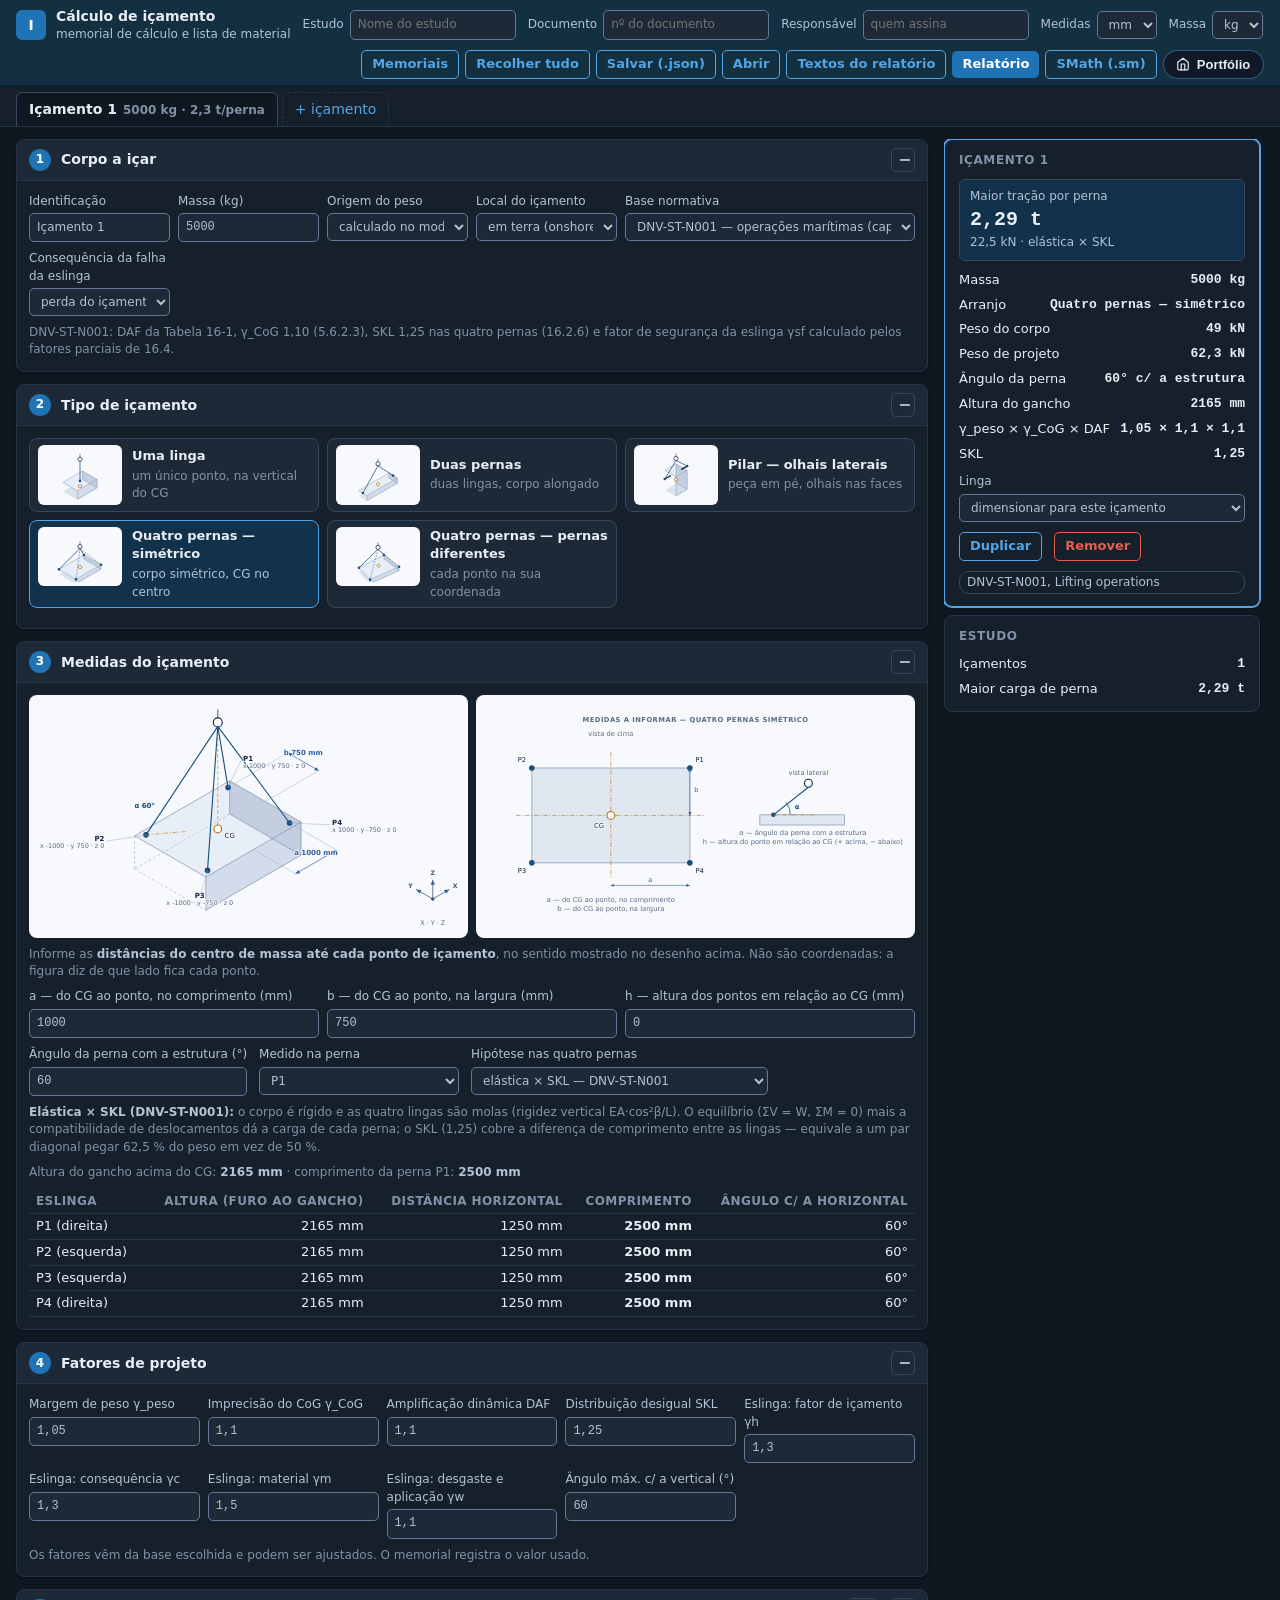
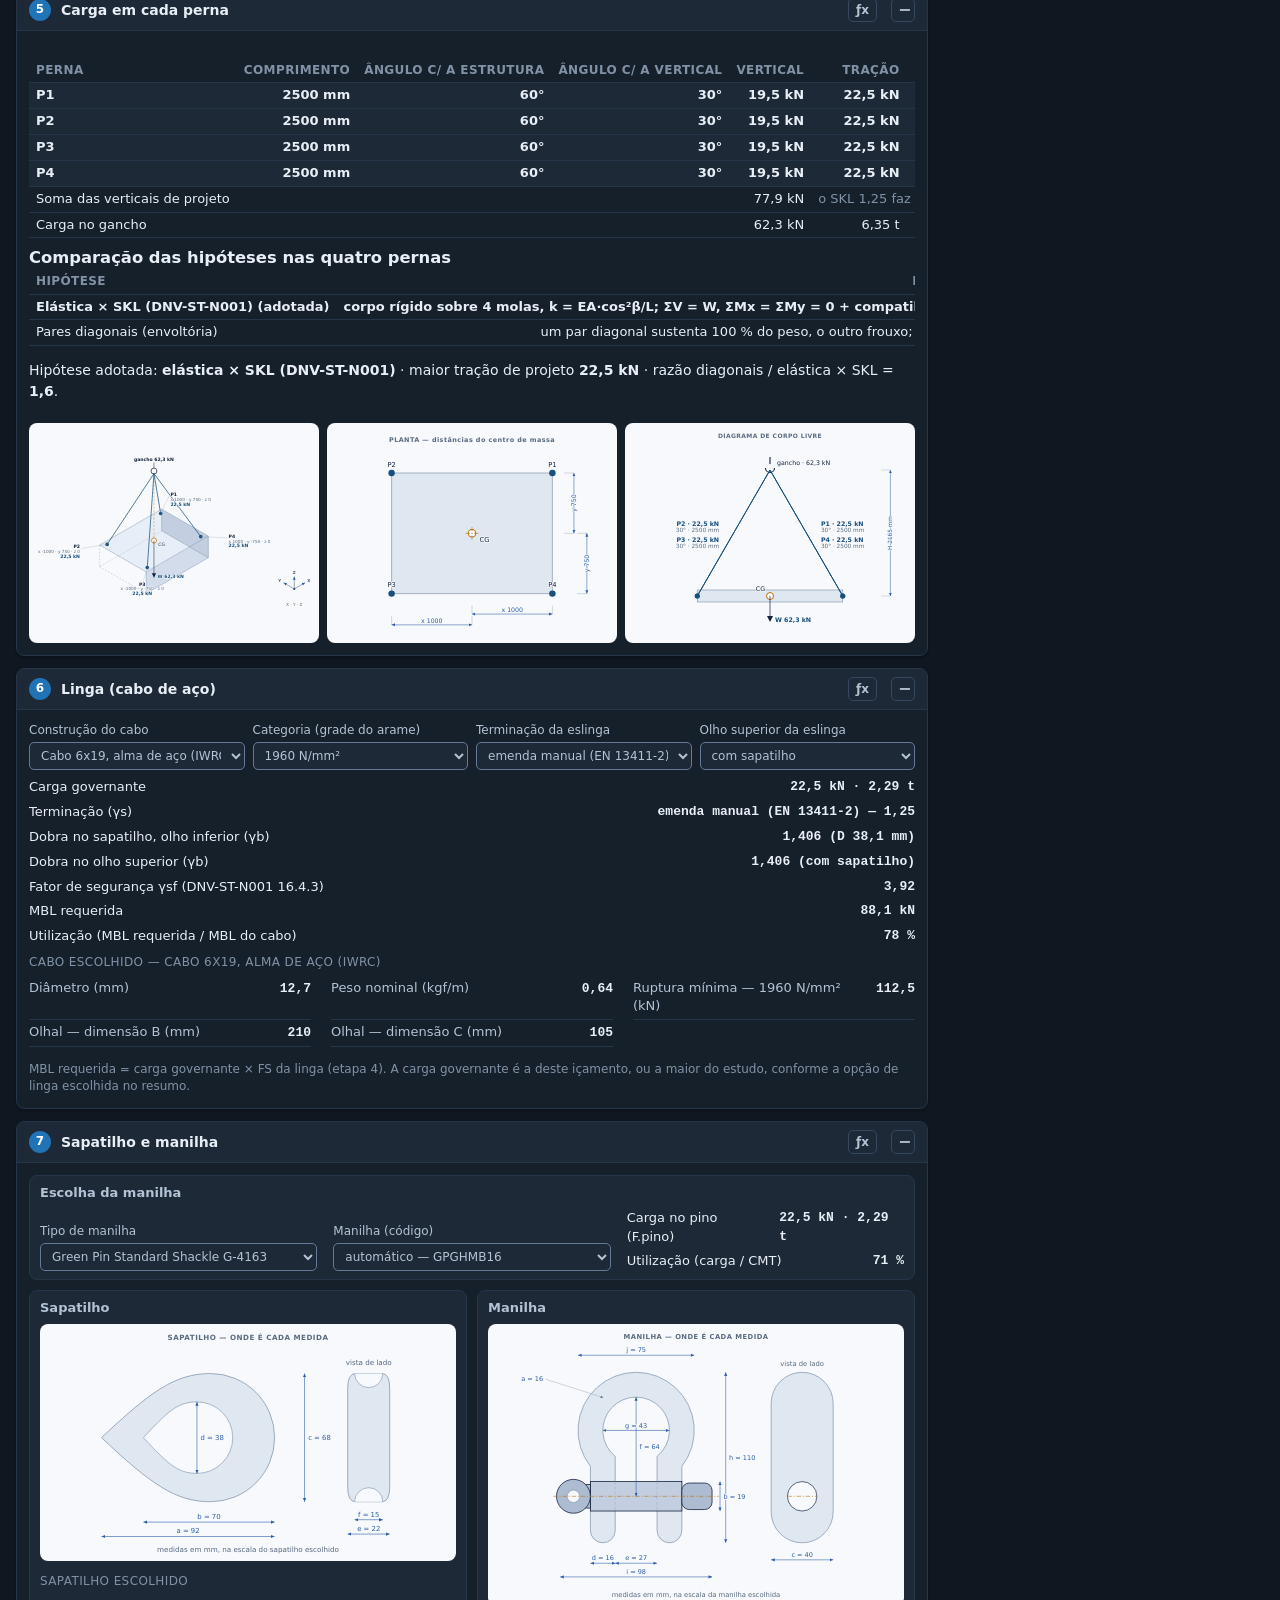
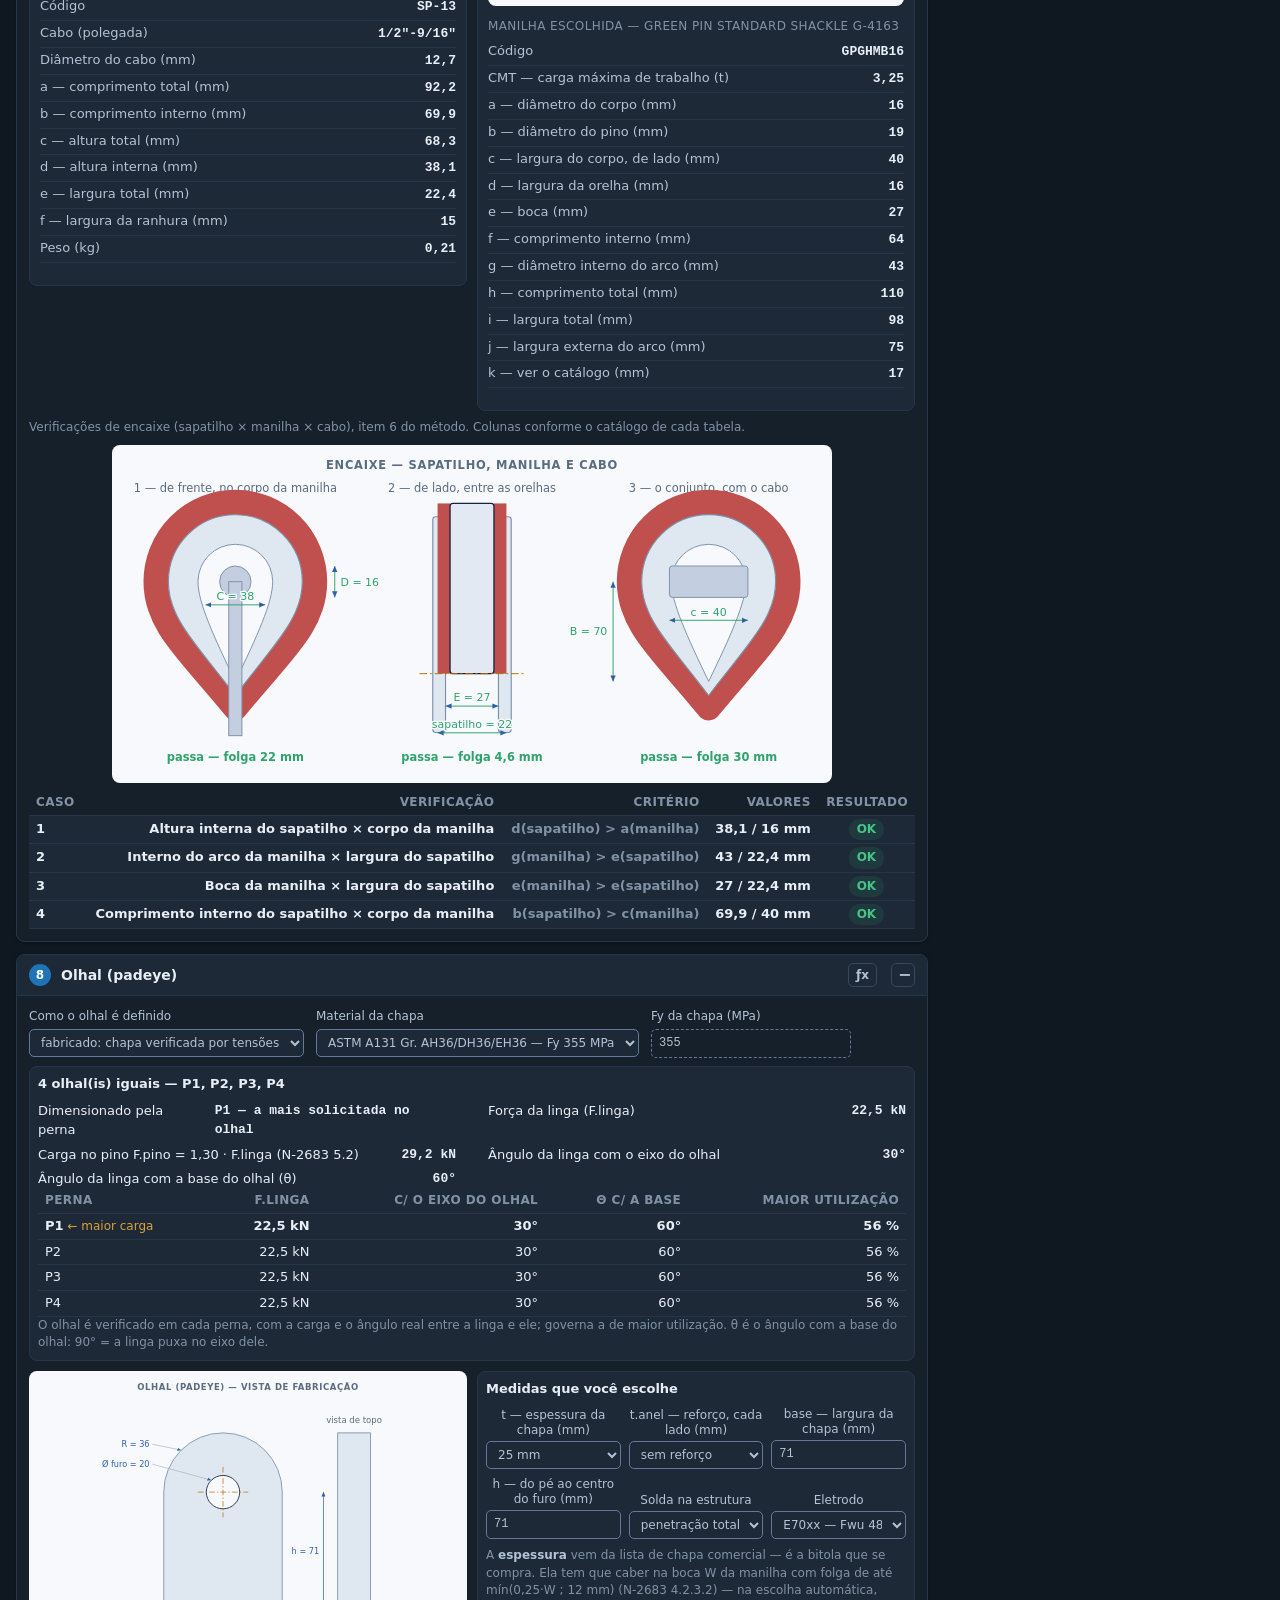
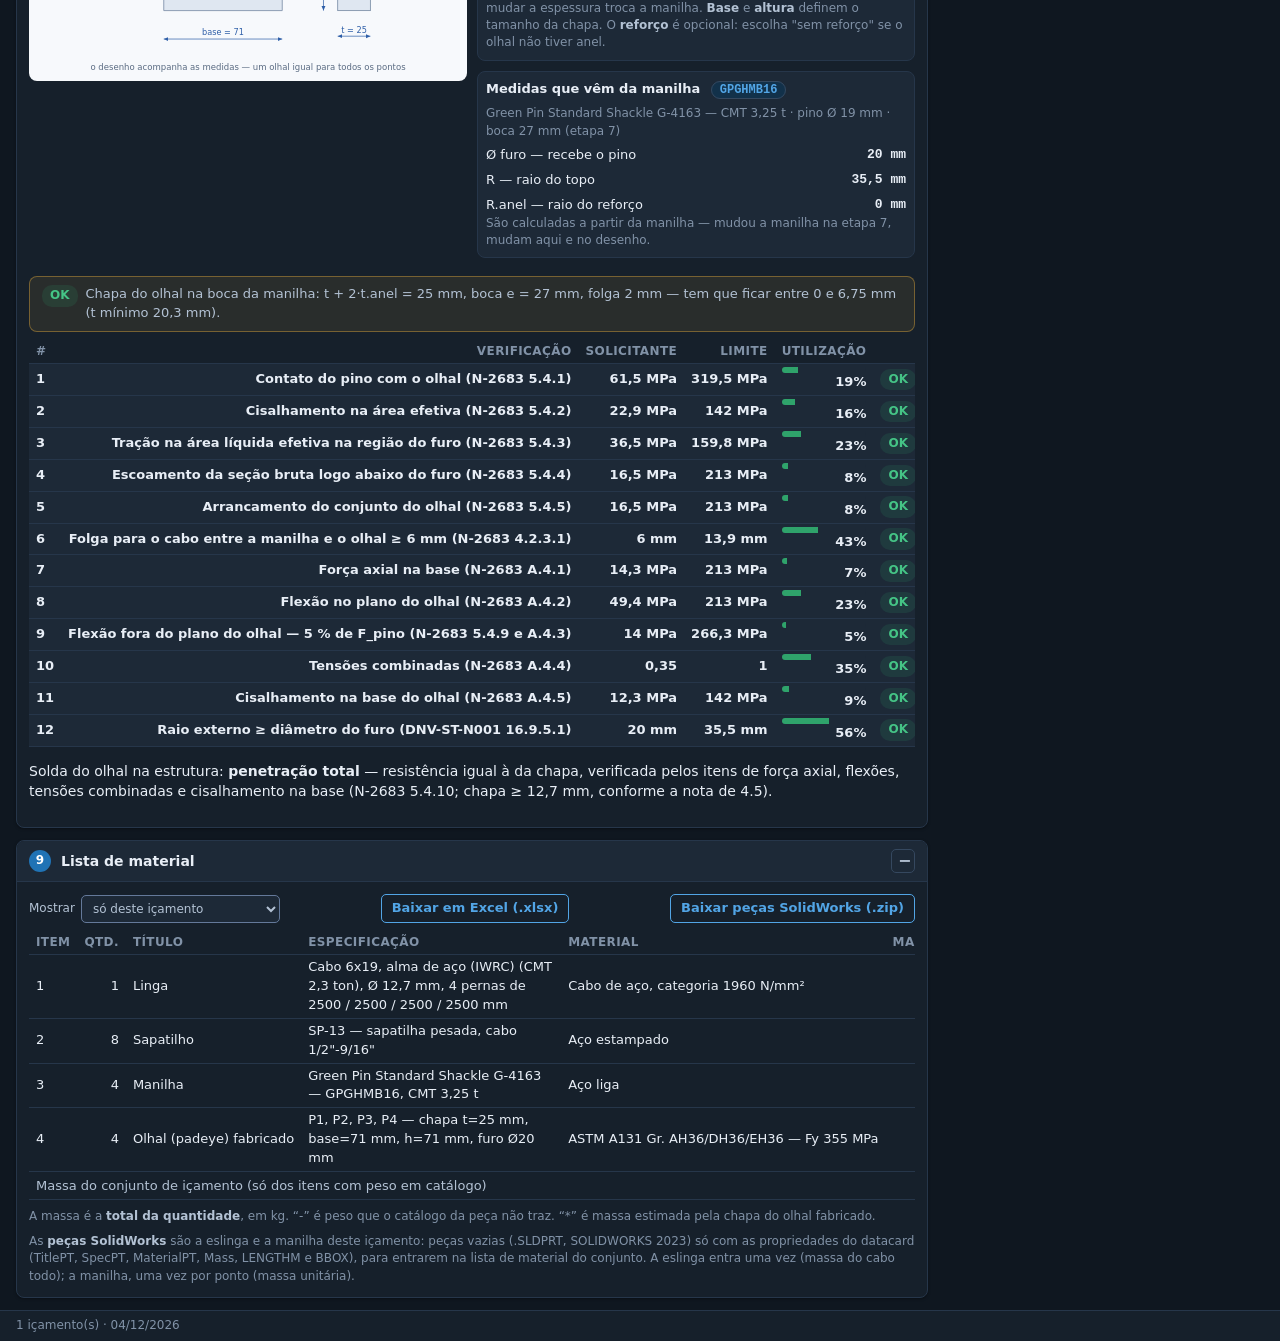
<file: index.html>
<!doctype html>
<html lang="pt-BR">
<head>
  <meta charset="utf-8">
  <title>Cálculo de içamento</title>
  <!-- A página mora em site/. Este arquivo existe só para a URL publicada ser a raiz do
       repositório, sem o /site no fim. -->
  <meta http-equiv="refresh" content="0; url=site/">
  <link rel="canonical" href="site/">
  <style>
    body { margin: 0; display: grid; place-items: center; min-height: 100vh;
           font: 15px/1.5 "Segoe UI", system-ui, sans-serif;
           background: #0f1720; color: #e8eef6; }
    a { color: #2f8fd6; }
  </style>
</head>
<body>
  <p>Abrindo o <a href="site/">cálculo de içamento</a>…</p>
  <script>location.replace("site/");</script>
<!-- === Botao de volta ao portfolio - cole antes de </body> === -->
<a id="mr-portfolio-btn" href="https://matheusmerlim1.github.io/" target="_blank" rel="noopener"
   aria-label="Abrir o portf&oacute;lio de Matheus Raposo" title="Ver todos os meus projetos">
  <svg width="14" height="14" viewBox="0 0 24 24" fill="none" stroke="currentColor"
       stroke-width="2" stroke-linecap="round" stroke-linejoin="round" aria-hidden="true">
    <path d="M3 9l9-7 9 7v11a2 2 0 0 1-2 2H5a2 2 0 0 1-2-2z"/><path d="M9 22V12h6v10"/>
  </svg>
  <span>Portf&oacute;lio</span>
</a>
<style>
#mr-portfolio-btn {
  position: fixed; top: 12px; right: 12px; z-index: 20;
  display: inline-flex; align-items: center; gap: .4rem;
  padding: .42rem .8rem; border-radius: 999px;
  font: 600 13px/1 -apple-system, BlinkMacSystemFont, 'Segoe UI', Roboto, sans-serif;
  color: #e8edf5; text-decoration: none; white-space: nowrap;
  background: rgba(18,24,38,.92);
  border: 1px solid rgba(88,166,255,.45);
  box-shadow: 0 2px 12px rgba(0,0,0,.35);
  -webkit-backdrop-filter: blur(6px); backdrop-filter: blur(6px);
  transition: transform .15s, border-color .15s, background .15s;
}
#mr-portfolio-btn:hover {
  transform: translateY(-1px); color: #fff; text-decoration: none;
  background: rgba(24,32,50,.96); border-color: #58a6ff;
}
#mr-portfolio-btn:focus-visible { outline: 2px solid #58a6ff; outline-offset: 2px; }
@media (max-width: 520px) {
  #mr-portfolio-btn { padding: .45rem; }
  #mr-portfolio-btn span { display: none; }
}
@media print { #mr-portfolio-btn { display: none; } }
</style>
<!-- O script de auto-ajuste do bloco padrão foi retirado de propósito: ele serve para
     páginas onde o botão flutua no canto e precisa abrir espaço. Aqui o botão entra na barra
     de ações (site/js/ui/app.js, botaoNaBarra), então não há o que empurrar — e o script
     empurrava a própria barra, deixando uma faixa vazia à direita. -->
<!-- === fim do botao === -->
</body>
</html>
</file>
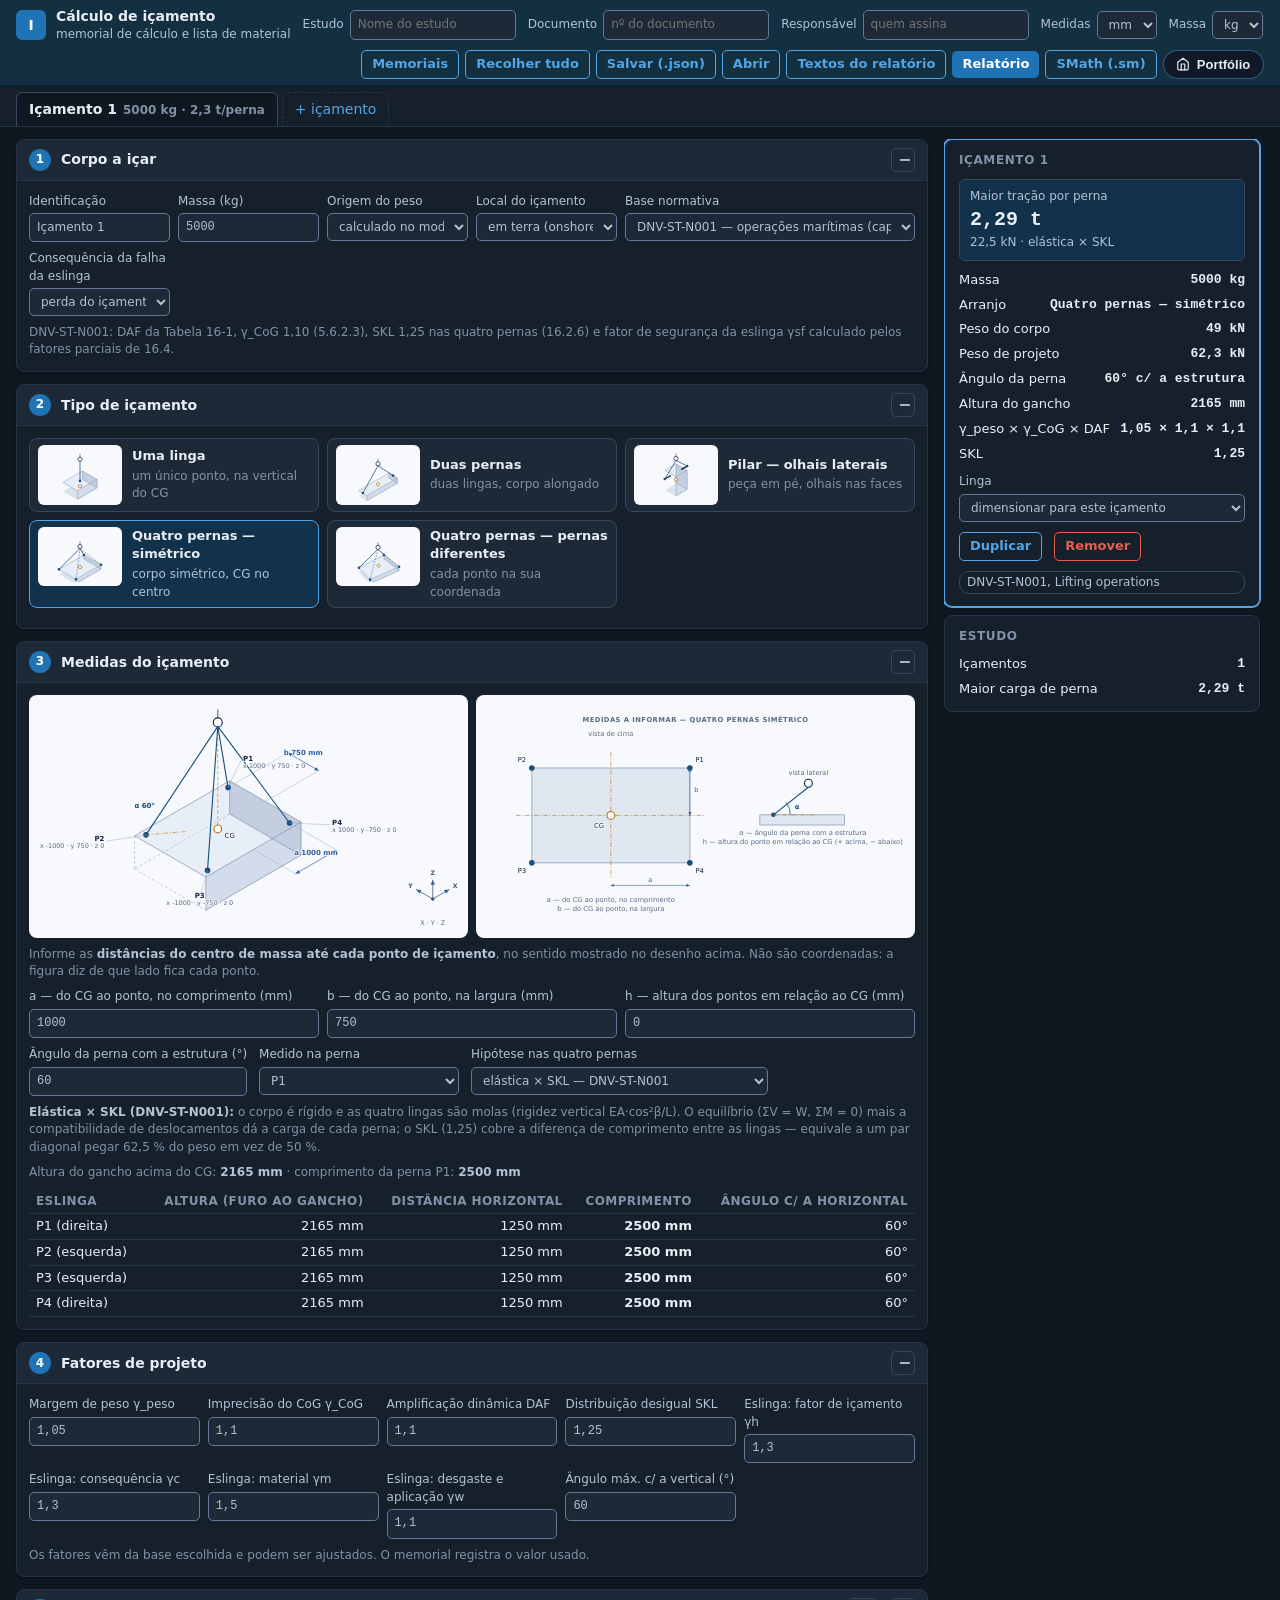
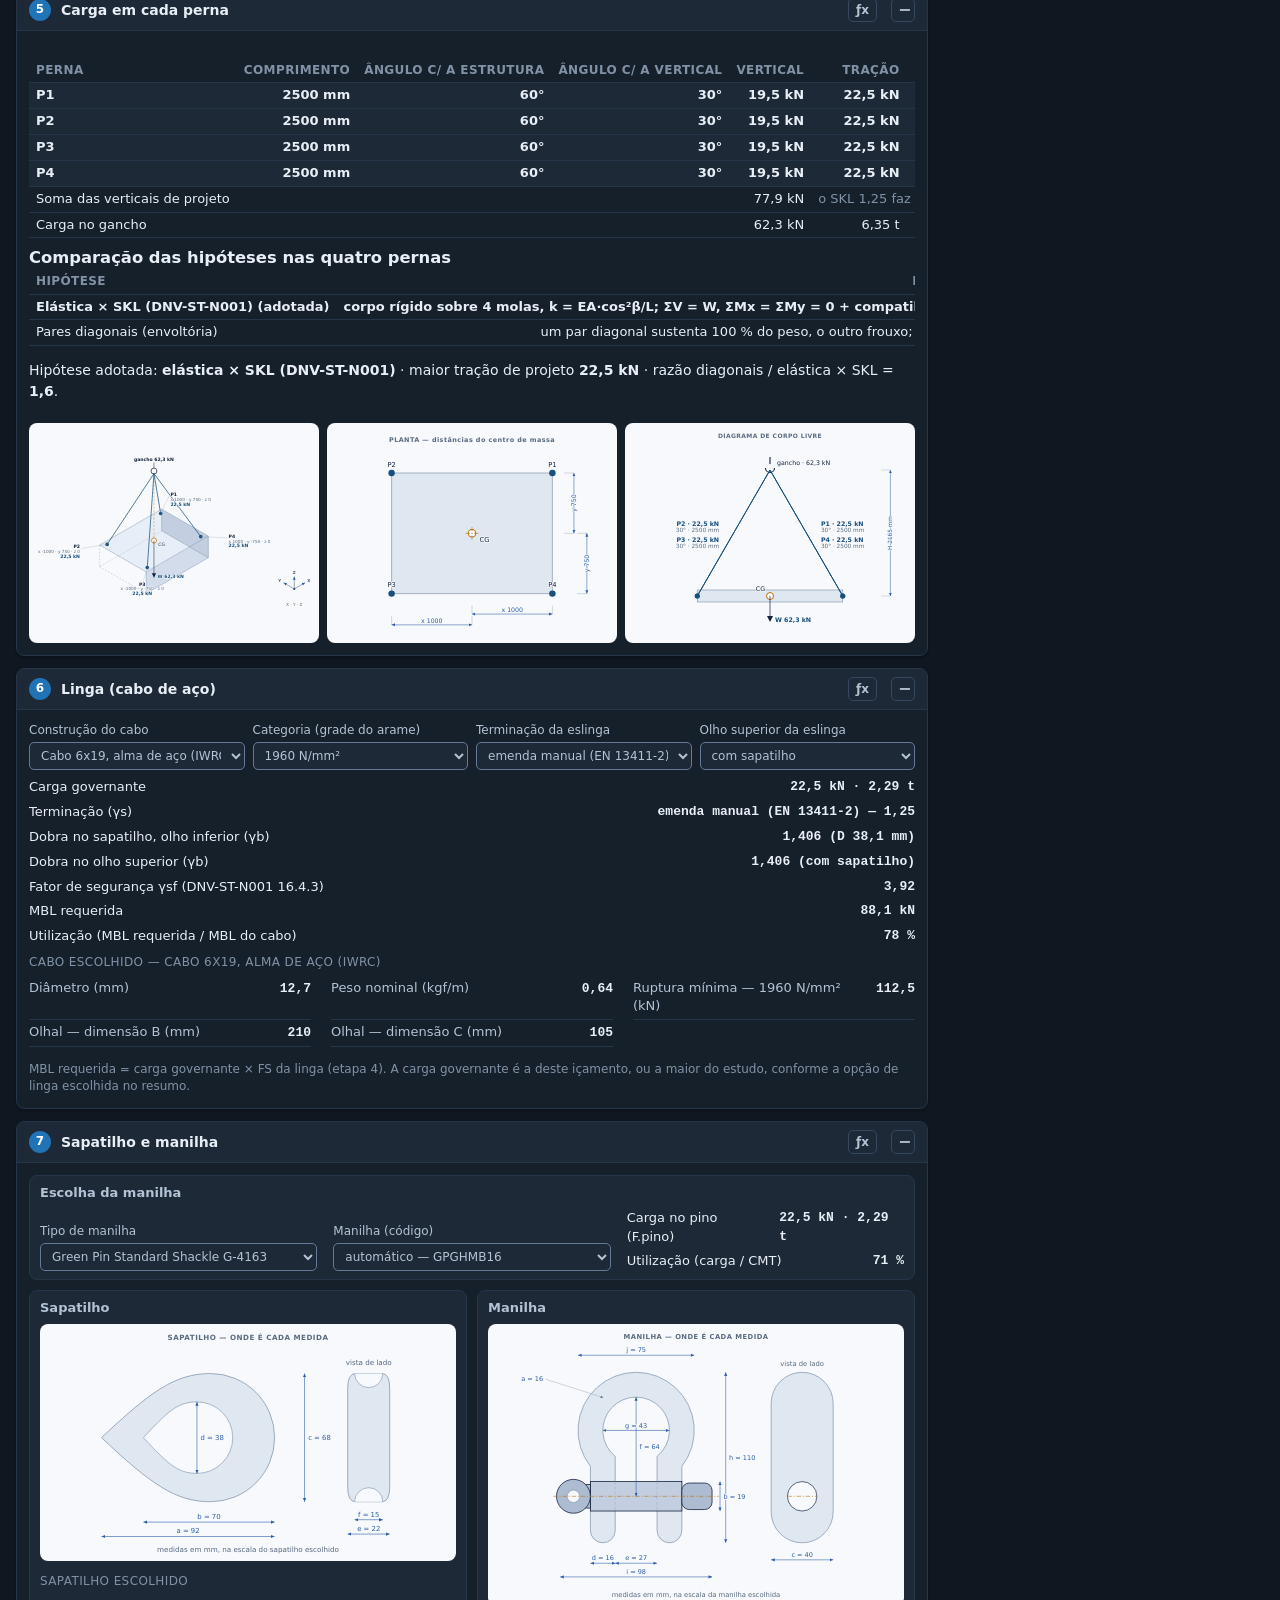
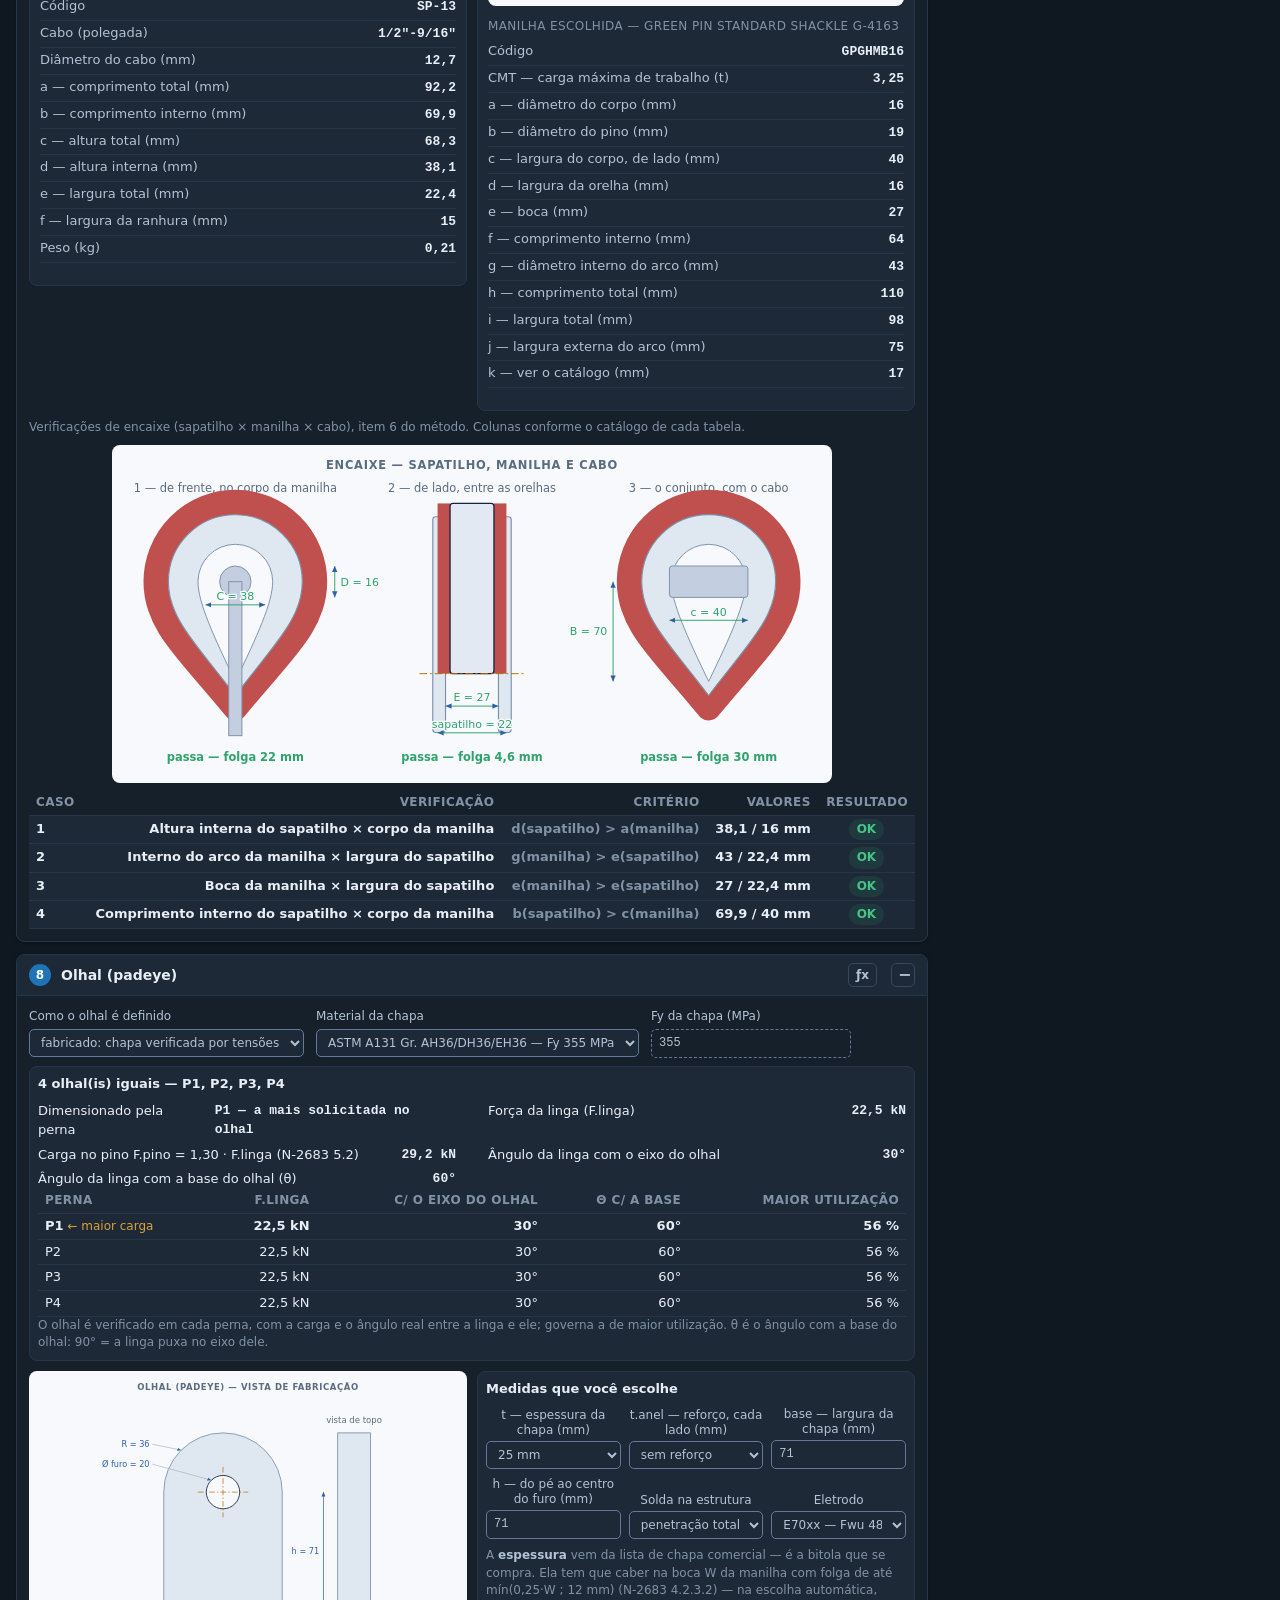
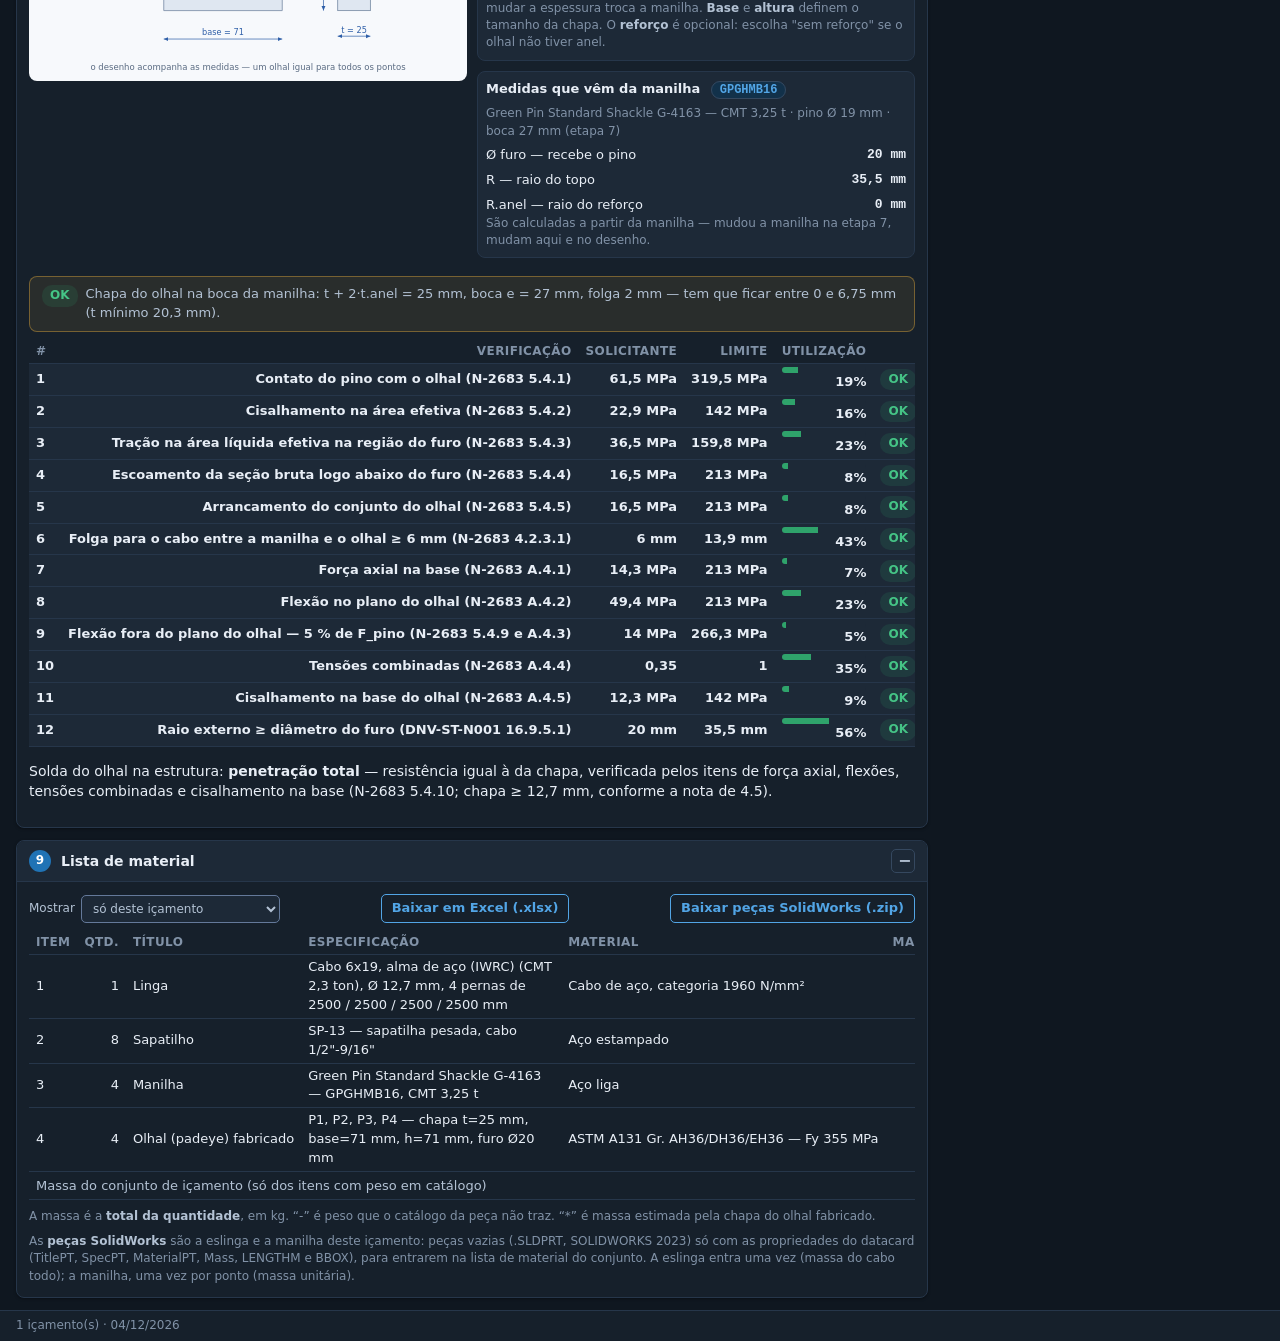
<file: site/index.html>
<!doctype html>
<html lang="pt-BR">
<head>
  <meta charset="utf-8">
  <meta name="viewport" content="width=device-width, initial-scale=1">
  <title>Cálculo de içamento</title>
  <!-- ?v= muda a cada versão: sem isso o navegador segue com o app.js antigo do cache -->
  <link rel="stylesheet" href="css/base.css?v=20261029a">
  <link rel="stylesheet" href="css/app.css?v=20261029a">
  <link rel="stylesheet" href="css/desenho.css?v=20261029a">
</head>
<body>
  <a class="pular" href="#conteudo">Pular para o conteúdo</a>

  <!-- ===================================================== cabeçalho -->
  <header class="topo">
    <div class="topo__marca">
      <span class="topo__logo" aria-hidden="true">I</span>
      <div>
        <h1 class="topo__nome">Cálculo de içamento</h1>
        <div class="topo__sub" id="topo-sub">memorial de cálculo e lista de material</div>
      </div>
    </div>

    <label class="campo campo--inline">
      <span>Estudo</span>
      <input id="est-nome" placeholder="Nome do estudo">
    </label>
    <label class="campo campo--inline">
      <span>Documento</span>
      <input id="est-doc" placeholder="nº do documento">
    </label>
    <label class="campo campo--inline">
      <span>Responsável</span>
      <input id="est-resp" placeholder="quem assina">
    </label>

    <label class="campo campo--inline"><span>Medidas</span>
      <select id="un-comp"><option value="mm">mm</option><option value="m">m</option></select></label>
    <label class="campo campo--inline"><span>Massa</span>
      <select id="un-massa"><option value="kg">kg</option><option value="t">t</option><option value="N">N</option></select></label>

    <div class="topo__acoes">
      <button type="button" class="bt bt--fantasma" id="bt-memorial" title="Mostrar ou ocultar os memoriais de cálculo (no relatório impresso eles saem sempre)">Memoriais</button>
      <button type="button" class="bt bt--fantasma" id="bt-dobrar-tudo" title="Recolher ou abrir todas as caixas">Recolher tudo</button>
      <button type="button" class="bt bt--fantasma" id="bt-salvar">Salvar (.json)</button>
      <button type="button" class="bt bt--fantasma" id="bt-abrir">Abrir</button>
      <button type="button" class="bt bt--fantasma" id="bt-textos" title="Introdução, objetivo, local, guindaste e referências do relatório">Textos do relatório</button>
      <button type="button" class="bt" id="bt-relatorio">Relatório</button>
      <button type="button" class="bt bt--fantasma" id="bt-smath" title="Memorial no SMath Studio: contas nas áreas recolhidas, resultados fora delas">SMath (.sm)</button>
    </div>
  </header>

  <!-- ===================================================== içamentos -->
  <nav class="abas" id="abas" aria-label="Içamentos do estudo"></nav>

  <!-- só aparece no papel: identificação do documento -->
  <section class="capa" id="capa" aria-hidden="true"></section>

  <main class="folha" id="conteudo" tabindex="-1">
    <!-- coluna das etapas -->
    <div class="etapas" id="etapas">

      <section class="etapa" data-etapa="1">
        <h2><span class="etapa__n">1</span> Corpo a içar<button type="button" class="etapa__dobra" data-dobra aria-expanded="true" title="Recolher esta caixa">−</button></h2>
        <div class="etapa__corpo grade">
          <label class="campo"><span>Identificação</span><input id="ic-nome" placeholder="ex.: Skid de bombas"></label>
          <label class="campo"><span id="rot-massa">Massa (kg)</span><input type="text" inputmode="decimal" id="ic-massa"></label>
          <label class="campo"><span>Origem do peso</span>
            <select id="ic-origem">
              <option value="pesado">pesado em balança</option>
              <option value="calculado" selected>calculado no modelo</option>
              <option value="estimado">estimado</option>
            </select></label>
          <label class="campo"><span>Local do içamento</span>
            <select id="ic-local">
              <option value="offshore">offshore</option>
              <option value="inshore">abrigado (inshore)</option>
              <option value="onshore" selected>em terra (onshore)</option>
            </select></label>
          <label class="campo campo--2"><span>Base normativa</span><select id="ic-base"></select></label>
          <label class="campo"><span>Consequência da falha da eslinga</span>
            <select id="ic-cons">
              <option value="normal" selected>perda do içamento — γc 1,30 (N001 16.4.5.1)</option>
              <option value="reduzida">falha de uma eslinga não derruba a carga — γc 1,00 (16.4.5.2)</option>
            </select></label>
        </div>
        <p class="dica" id="dica-base"></p>
      </section>

      <section class="etapa etapa--larga" data-etapa="2">
        <h2><span class="etapa__n">2</span> Tipo de içamento<button type="button" class="etapa__dobra" data-dobra aria-expanded="true" title="Recolher esta caixa">−</button></h2>
        <div class="etapa__corpo">
          <div class="tipos" id="tipos" role="radiogroup" aria-label="Tipo de içamento"></div>
          <div class="grade" id="campos-arranjo"></div>
        </div>
      </section>

      <section class="etapa etapa--larga" data-etapa="3">
        <h2><span class="etapa__n">3</span> Medidas do içamento<button type="button" class="etapa__dobra" data-dobra aria-expanded="true" title="Recolher esta caixa">−</button></h2>
        <div class="etapa__corpo">
          <div class="figs">
            <figure class="fig-topo" id="fig-3d-medidas"></figure>
            <figure class="fig-topo" id="fig-medidas"></figure>
          </div>
          <p class="dica">Informe as <b>distâncias do centro de massa até cada ponto de içamento</b>,
            no sentido mostrado no desenho acima. Não são coordenadas: a figura diz de que lado fica cada ponto.</p>
          <div id="campos-medidas"></div>
          <div class="linha-campos">
            <label class="campo"><span>Ângulo da perna com a estrutura (°)</span>
              <input type="text" inputmode="decimal" id="ic-angulo"></label>
            <label class="campo"><span>Medido na perna</span><select id="ic-perna-ang"></select></label>
            <label class="campo"><span>Hipótese nas quatro pernas</span>
              <select id="ic-hipotese">
                <option value="elastica" selected>elástica × SKL — DNV-ST-N001</option>
                <option value="diagonais">pares diagonais — envoltória conservadora</option>
              </select></label>
          </div>
          <p class="dica" id="dica-hipotese"></p>
          <p class="dica" id="saida-altura"></p>
          <div id="saida-pernas"></div>
        </div>
      </section>

      <section class="etapa" data-etapa="4">
        <h2><span class="etapa__n">4</span> Fatores de projeto<button type="button" class="etapa__dobra" data-dobra aria-expanded="true" title="Recolher esta caixa">−</button></h2>
        <div class="etapa__corpo grade grade--4" id="campos-fatores"></div>
        <p class="dica">Os fatores vêm da base escolhida e podem ser ajustados. O memorial registra o valor usado.</p>
      </section>

      <section class="etapa etapa--larga" data-etapa="5">
        <h2><span class="etapa__n">5</span> Carga em cada perna<button type="button" class="etapa__dobra" data-dobra aria-expanded="true" title="Recolher esta caixa">−</button></h2>
        <div class="etapa__corpo">
          <div id="avisos"></div>
          <div id="memorial-peso"></div>
          <table class="tab" id="tab-cargas"></table>
          <div id="comparacao-hipoteses"></div>
          <div class="figs">
            <figure class="fig-topo" id="fig-3d-cargas"></figure>
            <figure id="fig-planta"></figure>
            <figure id="fig-elevacao"></figure>
          </div>
        </div>
      </section>

      <section class="etapa etapa--larga" data-etapa="6">
        <h2><span class="etapa__n">6</span> Linga (cabo de aço)<button type="button" class="etapa__dobra" data-dobra aria-expanded="true" title="Recolher esta caixa">−</button></h2>
        <div class="etapa__corpo">
          <div class="grade">
            <label class="campo"><span>Construção do cabo</span><select id="ic-linga-tipo"></select></label>
            <label class="campo"><span>Categoria (grade do arame)</span>
              <select id="ic-linga-cat">
                <option value="1770">1770 N/mm²</option>
                <option value="1960" selected>1960 N/mm²</option>
                <option value="2160">2160 N/mm²</option>
              </select></label>
            <label class="campo"><span>Terminação da eslinga</span><select id="ic-linga-term"></select></label>
            <label class="campo"><span>Olho superior da eslinga</span>
              <select id="ic-linga-topo">
                <option value="sapatilho" selected>com sapatilho</option>
                <option value="gancho">direto no gancho ou elo</option>
              </select></label>
            <label class="campo"><span>D do gancho ou elo no apoio do olho (mm)</span>
              <input type="text" inputmode="decimal" id="ic-linga-dtopo"></label>
          </div>
          <div id="resultado-linga"></div>
          <p class="dica">MBL requerida = carga governante × FS da linga (etapa 4). A carga governante é a
            deste içamento, ou a maior do estudo, conforme a opção de linga escolhida no resumo.</p>
        </div>
      </section>

      <section class="etapa etapa--larga" data-etapa="7">
        <h2><span class="etapa__n">7</span> Sapatilho e manilha<button type="button" class="etapa__dobra" data-dobra aria-expanded="true" title="Recolher esta caixa">−</button></h2>
        <div class="etapa__corpo">
          <div id="resultado-sapatilho-manilha"></div>
          <p class="dica">Verificações de encaixe (sapatilho × manilha × cabo), item 6 do método.
            Colunas conforme o catálogo de cada tabela.</p>
          <figure class="fig-topo" id="fig-encaixe"></figure>
          <table class="tab" id="tab-encaixe"></table>
        </div>
      </section>

      <section class="etapa etapa--larga" data-etapa="8">
        <h2><span class="etapa__n">8</span> Olhal (padeye)<button type="button" class="etapa__dobra" data-dobra aria-expanded="true" title="Recolher esta caixa">−</button></h2>
        <div class="etapa__corpo">
          <div class="linha-campos">
            <label class="campo"><span>Como o olhal é definido</span>
              <select id="ic-olhal-modo">
                <option value="fabricado">fabricado: chapa verificada por tensões</option>
                <option value="comprado">comprado: catálogo comercial</option>
              </select></label>
            <label class="campo" id="campo-olhal-comprado" style="display:none">
              <span>Modelo comercial</span><select id="ic-olhal-tipo"></select></label>
            <label class="campo"><span>Material da chapa</span>
              <select id="ic-olhal-aco"></select></label>
            <label class="campo" id="campo-olhal-fy">
              <span>Fy da chapa (MPa)</span>
              <input type="text" inputmode="decimal" id="ic-olhal-fy"></label>
          </div>
          <div id="resultado-olhal"></div>
        </div>
      </section>

      <section class="etapa etapa--larga" data-etapa="9">
        <h2><span class="etapa__n">9</span> Lista de material<button type="button" class="etapa__dobra" data-dobra aria-expanded="true" title="Recolher esta caixa">−</button></h2>
        <div class="etapa__corpo">
          <div class="linha-campos" style="justify-content:space-between;align-items:center">
            <label class="campo campo--inline"><span>Mostrar</span>
              <select id="ic-material-modo">
                <option value="icamento">só deste içamento</option>
                <option value="estudo">consolidada: todo o estudo</option>
              </select></label>
            <button type="button" class="bt bt--fantasma bt--peq" id="bt-material-xlsx">Baixar em Excel (.xlsx)</button>
            <button type="button" class="bt bt--fantasma bt--peq" id="bt-material-sw"
              title="Linga e manilha deste içamento, para a macro do SolidWorks criar as peças">Baixar peças SolidWorks (.zip)</button>
          </div>
          <table class="tab tab--material" id="tab-material"></table>
          <p class="dica" id="material-nota"></p>
          <p class="dica so-tela">As <b>peças SolidWorks</b> são a eslinga e a manilha deste içamento:
            peças vazias (.SLDPRT, SOLIDWORKS 2023) só com as propriedades do datacard (TitlePT, SpecPT,
            MaterialPT, Mass, LENGTHM e BBOX), para entrarem na lista de material do conjunto. A eslinga entra uma vez (massa
            do cabo todo); a manilha, uma vez por ponto (massa unitária).</p>
        </div>
      </section>
    </div>

    <!-- coluna do resumo -->
    <aside class="resumo" id="resumo"></aside>
  </main>

  <!-- relatório de todos os içamentos: uma cópia das etapas de cada um, só no papel -->
  <div class="impressao-todos" id="impressao-todos" aria-hidden="true"></div>

  <!-- referências: fecham o relatório impresso -->
  <section class="capa-fim" id="rel-referencias" aria-hidden="true"></section>

  <dialog class="dlg dlg--largo" id="dlg-textos" aria-labelledby="dlg-textos-t">
    <form method="dialog">
      <h2 class="dlg__titulo" id="dlg-textos-t">Textos do relatório</h2>
      <p>Entram como capítulos no relatório impresso e no SMath. Campo vazio não aparece.</p>
      <div class="dlg__campos" id="textos-campos"></div>
      <div class="dlg__acoes"><button type="submit" class="bt" value="ok">Fechar</button></div>
    </form>
  </dialog>

  <dialog class="dlg" id="dlg-relatorio" aria-labelledby="dlg-relatorio-t">
    <form method="dialog">
      <h2 class="dlg__titulo" id="dlg-relatorio-t">Relatório</h2>
      <p>Quais içamentos entram no relatório?</p>
      <div class="dlg__acoes">
        <button type="submit" class="bt" value="todos" id="rel-todos">Todos os içamentos</button>
        <button type="submit" class="bt bt--fantasma" value="atual" id="rel-atual">Só o içamento aberto</button>
        <button type="submit" class="bt bt--fantasma" value="cancelar">Cancelar</button>
      </div>
    </form>
  </dialog>

  <!-- o resultado principal anunciado ao leitor de tela quando muda (app.js, anunciarResultado) -->
  <p class="oculto-visual" id="anuncio" role="status" aria-live="polite"></p>

  <footer class="rodape">
    <span id="rodape-dir"></span>
  </footer>

  <!-- dados -->
  <script src="data/fatores.js?v=20261028a"></script>
  <script src="data/manilhas.js?v=20261028a"></script>
  <script src="data/olhais.js?v=20261028a"></script>
  <script src="data/chapas.js?v=20261028a"></script>
  <script src="data/acos.js?v=20261028a"></script>
  <script src="data/simbolos.js?v=20261028a"></script>
  <script src="data/lingas.js?v=20261028a"></script>
  <script src="data/sapatilhos.js?v=20261028a"></script>

  <!-- núcleo -->
  <script src="js/core/fmt.js?v=20261028a"></script>
  <script src="js/core/xlsx.js?v=20261028a"></script>
  <script src="data/sldprt-modelo.js?v=20261028a"></script>
  <script src="js/core/sldprt.js?v=20261028a"></script>
  <script src="js/core/smath-export.js?v=20261028a"></script>
  <script src="js/calc/cargas.js?v=20261028a"></script>
  <script src="js/calc/rigging.js?v=20261028a"></script>

  <!-- interface -->
  <script src="js/ui/figuras.js?v=20261028a"></script>
  <script src="js/ui/iso3d.js?v=20261028a"></script>
  <script src="js/ui/fbd.js?v=20261028a"></script>
  <script src="js/ui/app.js?v=20261029a"></script>
<!-- === Botao de volta ao portfolio - cole antes de </body> === -->
<a id="mr-portfolio-btn" href="https://matheusmerlim1.github.io/" target="_blank" rel="noopener"
   aria-label="Portf&oacute;lio de Matheus Raposo (abre em nova aba)" title="Ver todos os meus projetos">
  <svg width="14" height="14" viewBox="0 0 24 24" fill="none" stroke="currentColor"
       stroke-width="2" stroke-linecap="round" stroke-linejoin="round" aria-hidden="true">
    <path d="M3 9l9-7 9 7v11a2 2 0 0 1-2 2H5a2 2 0 0 1-2-2z"/><path d="M9 22V12h6v10"/>
  </svg>
  <span>Portf&oacute;lio</span>
</a>
<style>
#mr-portfolio-btn {
  position: fixed; top: 12px; right: 12px; z-index: 20;
  display: inline-flex; align-items: center; gap: .4rem;
  padding: .42rem .8rem; border-radius: 999px;
  font: 600 13px/1 -apple-system, BlinkMacSystemFont, 'Segoe UI', Roboto, sans-serif;
  color: #e8edf5; text-decoration: none; white-space: nowrap;
  background: rgba(18,24,38,.92);
  border: 1px solid rgba(88,166,255,.45);
  box-shadow: 0 2px 12px rgba(0,0,0,.35);
  -webkit-backdrop-filter: blur(6px); backdrop-filter: blur(6px);
  transition: transform .15s, border-color .15s, background .15s;
}
#mr-portfolio-btn:hover {
  transform: translateY(-1px); color: #fff; text-decoration: none;
  background: rgba(24,32,50,.96); border-color: #58a6ff;
}
#mr-portfolio-btn:focus-visible { outline: 2px solid #58a6ff; outline-offset: 2px; box-shadow: 0 0 0 6px rgba(18,24,38,.92); }
@media (max-width: 520px) {
  #mr-portfolio-btn { padding: .45rem; }
  #mr-portfolio-btn span { display: none; }
}
@media print { #mr-portfolio-btn { display: none; } }
</style>
<!-- O script de auto-ajuste do bloco padrão foi retirado de propósito: ele serve para
     páginas onde o botão flutua no canto e precisa abrir espaço. Aqui o botão entra na barra
     de ações (site/js/ui/app.js, botaoNaBarra), então não há o que empurrar — e o script
     empurrava a própria barra, deixando uma faixa vazia à direita. -->
<!-- === fim do botao === -->
</body>
</html>
</file>
<file: site/css/base.css>
/* Cores, tipos e reset. */
:root {
  --c-fundo: #0f1720;
  --c-superficie: #16202b;
  --c-superficie-2: #1d2937;
  --c-linha: #26364a;
  --c-linha-forte: #35485f;
  --c-borda-campo: #64799a;
  --c-texto: #e8eef6;
  --c-texto-2: #b3c2d4;
  --c-texto-3: #8192a7;   /* 4,64:1 sobre a superfície 2 — o anterior dava 4,40 */
  /* acento em dois tons: o claro é para texto, borda e foco sobre o fundo escuro (5,0:1 sobre
     --c-acento-suave e 5,2:1 sobre a barra do topo; o #2f8fd6 de antes dava 3,9); o forte é o
     fundo de botão com letra branca (5,0:1; o de antes dava 3,5) */
  --c-acento: #52a5e6;
  --c-acento-forte: #2073b5;
  --c-acento-suave: #12314a;
  --c-ok: #2fa36b;
  --c-ok-texto: #45c486;    /* selo sobre o fundo tingido de verde: 5,2:1 (o --c-ok dava 3,6) */
  --c-alerta: #d8a23a;
  --c-erro: #e2604e;
  --c-erro-texto: #f28472;  /* selo sobre o fundo tingido de vermelho: 4,8:1 (o --c-erro dava 3,5) */
  --c-papel: #f7f9fc;
  /* ---- espaçamento: escala de 4pt. Antes eram 15 valores avulsos (3, 5, 7, 9, 11px…),
     que é o mesmo que não ter escala. Ritmo: --e-2 dentro de um grupo, --e-4 entre blocos. */
  --e-1: 4px;
  --e-2: 8px;
  --e-3: 12px;
  --e-4: 16px;
  --e-5: 24px;
  --e-6: 32px;

  /* ---- tipografia: 5 degraus, razão ~1,15. Antes eram 12 tamanhos, com 12 / 12,5 / 13px
     ocupando o mesmo lugar sem diferença de leitura. */
  --t-xs: 12px;     /* rótulo, legenda, unidade */
  --t-sm: 13px;     /* corpo compacto: ficha, painel, tabela */
  --t-md: 14px;     /* corpo e título de caixa */
  --t-lg: 16px;     /* título de seção */
  --t-xl: 20px;     /* o número que a etapa entrega */

  /* ---- empilhamento: nomes, não números mágicos */
  --z-base: 1;
  --z-grudado: 10;   /* barra e coluna que acompanham a rolagem */
  --z-flutuante: 20; /* botão sobre o conteúdo */

  --raio: 8px;
  --sombra: 0 1px 3px rgba(0, 0, 0, .35);
  --fonte: "Segoe UI", system-ui, -apple-system, Roboto, Arial, sans-serif;
  --fonte-mono: "Cascadia Mono", Consolas, "Courier New", monospace;
}

*, *::before, *::after { box-sizing: border-box; }

html { height: 100%; }

body {
  margin: 0;
  /* min-height, nunca height: com height fixo o rodapé ficava na marca de uma tela e o
     conteúdo passava por baixo dele */
  font: 14px/1.45 var(--fonte);
  color: var(--c-texto);
  background: var(--c-fundo);
  display: grid;
  grid-template-rows: auto auto 1fr auto;
  min-height: 100vh;
}

h1, h2, h3 { margin: 0; font-weight: 700; }

button { font: inherit; cursor: pointer; }

input, select, textarea {
  font: inherit;
  color: inherit;
  background: var(--c-superficie-2);
  /* borda do campo é o que mostra onde digitar (WCAG 1.4.11): 3,1:1 sobre a barra do topo e
     3,7:1 sobre a caixa; com --c-linha-forte dava 1,5 a 1,8 */
  border: 1px solid var(--c-borda-campo);
  border-radius: 5px;
  padding: 5px 7px;
  min-width: 0;
}
/* campo desabilitado = resultado de cálculo, não lugar de digitar: traço pontilhado e fundo
   transparente para não parecer um campo que a pessoa esqueceu de preencher */
input:disabled, select:disabled {
  background: transparent; border-style: dashed; color: var(--c-texto-2); cursor: not-allowed;
}

input:focus-visible, select:focus-visible, button:focus-visible, textarea:focus-visible,
a:focus-visible, [tabindex]:focus-visible {
  outline: 2px solid var(--c-acento);
  outline-offset: 1px;
}
/* o <main> recebe o foco pelo "pular para o conteúdo" só para o Tab seguir dali: sem anel */
main:focus { outline: none; }

/* some da tela, mas o leitor de tela lê */
.oculto-visual {
  position: absolute !important; width: 1px; height: 1px; margin: -1px; padding: 0;
  overflow: hidden; clip: rect(0 0 0 0); clip-path: inset(50%); white-space: nowrap; border: 0;
}
/* atalho para quem usa teclado: o cabeçalho tem uns quinze controles antes das etapas */
.pular {
  position: absolute; left: 8px; top: -100px; z-index: 30;
  padding: 8px 14px; border-radius: 5px;
  background: var(--c-acento-forte); color: #fff; font-weight: 700; text-decoration: none;
}
.pular:focus { top: 8px; }

@media (prefers-reduced-motion: reduce) {
  *, *::before, *::after { transition-duration: .01ms !important; animation-duration: .01ms !important; scroll-behavior: auto !important; }
}
input[type="number"], input[inputmode="decimal"] { font-family: var(--fonte-mono); }

table { border-collapse: collapse; width: 100%; }

.mono { font-family: var(--fonte-mono); }
.som  { color: var(--c-texto-3); }
.peq  { font-size: 12px; }
</file>
<file: site/css/app.css>
/* Organização da página: cabeçalho, abas dos içamentos, etapas e resumo. */

/* ---------------------------------------------------------- cabeçalho */
.topo {
  display: flex; align-items: center; gap: 6px 12px; flex-wrap: wrap;
  padding: 6px 16px;
  background: #123040;
  border-bottom: 1px solid #0b2130;
}
.topo__marca { display: flex; align-items: center; gap: 10px; }
.topo__logo {
  display: grid; place-items: center; width: 30px; height: 30px;
  border-radius: 6px; background: var(--c-acento-forte); color: #fff; font-weight: 800;
}
.topo__nome { font-weight: 700; font-size: inherit; margin: 0; }   /* é o <h1>, no tamanho de antes */
.topo__sub { font-size: var(--t-xs); color: var(--c-texto-2); }
.topo__acoes { display: flex; flex-wrap: wrap; gap: 6px; margin-left: auto; align-items: center; }
/* na barra, botões baixos: com o tamanho cheio a barra ocupava duas fileiras altas */
.topo__acoes .bt { padding: 4px 10px; font-size: var(--t-sm); }

/* O botão de portfólio entra aqui dentro (o app move o elemento no início), em vez de ficar
   fixo no canto com uma faixa reservada só para ele. */
.topo__acoes #mr-portfolio-btn {
  position: static; top: auto; right: auto; margin: 0;
  box-shadow: none; backdrop-filter: none; -webkit-backdrop-filter: none;
}

.campo { display: flex; flex-direction: column; gap: 3px; font-size: var(--t-xs); color: var(--c-texto-2); min-width: 0; }
.campo--inline { flex-direction: row; align-items: center; gap: 6px; }
.campo--inline input { width: 150px; }
.campo input, .campo select { width: 100%; }

.bt {
  border: 0; border-radius: 5px; padding: 7px 14px;
  background: var(--c-acento-forte); color: #fff; font-weight: 700; white-space: nowrap;
}
.bt:hover { filter: brightness(1.08); }
.bt--fantasma { background: transparent; color: var(--c-acento); border: 1px solid var(--c-acento); }
.bt--peq { padding: 4px 10px; font-weight: 600; font-size: var(--t-sm); }
/* ---------------------------------------------------------- diálogo (escolha do relatório) */
.dlg {
  border: 1px solid var(--c-linha-forte); border-radius: var(--raio); padding: 18px 20px;
  background: var(--c-superficie); color: var(--c-texto); max-width: min(440px, calc(100vw - 32px));
}
.dlg::backdrop { background: rgba(0, 0, 0, .45); }
.dlg__titulo { margin: 0 0 6px; font-size: 1.15rem; }
.dlg p { margin: 0 0 14px; color: var(--c-texto-2); }
.dlg__acoes { display: flex; flex-wrap: wrap; gap: 8px; }
.dlg--largo { width: min(680px, calc(100vw - 32px)); max-width: none; }
.dlg__campos { display: grid; gap: 10px; margin-bottom: 14px; max-height: 65vh; overflow: auto; }
.campo--texto { display: grid; gap: 4px; }
.campo--texto textarea { width: 100%; resize: vertical; font: inherit; }
.bt--risco { background: transparent; color: var(--c-erro); border: 1px solid var(--c-erro); }

/* ---------------------------------------------------------- abas dos içamentos */
.abas {
  display: flex; align-items: center; gap: 4px;
  padding: 6px 16px 0;
  background: var(--c-superficie);
  border-bottom: 1px solid var(--c-linha);
  overflow-x: auto;
}
.aba {
  border: 1px solid var(--c-linha); border-bottom: 0;
  border-radius: 6px 6px 0 0;
  padding: 6px 12px;
  background: transparent; color: var(--c-texto-2); white-space: nowrap;
}
.aba.on { background: var(--c-fundo); color: var(--c-texto); border-color: var(--c-linha-forte); font-weight: 700; }
.aba__peso { color: var(--c-texto-3); font-size: var(--t-xs); margin-left: 6px; }
.aba--novo { border-style: dashed; color: var(--c-acento); }
/* aba + lixeira: a lixeira é um botão à parte, posto por cima da ponta direita da aba */
.aba-par { position: relative; display: inline-flex; flex: none; }
.aba-par > .aba { padding-right: 34px; }
.aba__lixo {
  position: absolute; right: 4px; top: 50%; transform: translateY(-50%);
  display: inline-grid; place-items: center; min-width: 24px; min-height: 24px; padding: 0;
  border: 0; border-radius: 4px; background: transparent; color: var(--c-texto-2);
}
.aba__lixo:hover { background: var(--c-superficie-2); }

/* ---------------------------------------------------------- corpo */
.folha {
  display: grid;
  grid-template-columns: minmax(0, 1fr) 320px;
  gap: var(--e-4);
  padding: var(--e-3) var(--e-4);
  align-items: start;
  min-height: 0;
}
/* Uma caixa por linha, na largura toda. Com caixas lado a lado, a mais curta da fileira
   ficava com um vazio no pé (ou a fileira, desalinhada); na largura toda os campos se
   espalham em colunas e as caixas curtas (1 e 4) ficam com uma ou duas fileiras de campos. */
.etapas {
  display: grid; min-width: 0;
  gap: var(--e-3);
  grid-template-columns: minmax(0, 1fr);
}
/* etapa com tabela larga ou desenho: a linha inteira, senão fica ilegível */
.etapa--larga { grid-column: 1 / -1; }

.etapa {
  display: flex; flex-direction: column;     /* o corpo ocupa a altura que sobrar */
  /* sem isto a caixa cresce até a largura da tabela mais larga (~1080px) e, com o
     overflow escondido, cortava tabela e figura à direita */
  min-width: 0;
  background: var(--c-superficie);
  border: 1px solid var(--c-linha);
  border-radius: var(--raio);
  box-shadow: var(--sombra);
  overflow: hidden;
}
.etapa > h2 {
  display: flex; align-items: center; gap: 10px;
  padding: var(--e-2) var(--e-3);
  font-size: var(--t-md);
  background: var(--c-superficie-2);
  border-bottom: 1px solid var(--c-linha);
}
.etapa__dobra {
  margin-left: auto; width: 24px; height: 24px; line-height: 1;
  border: 1px solid var(--c-linha-forte); border-radius: 5px;
  background: transparent; color: var(--c-texto-2); font-weight: 700; font-size: var(--t-lg);
  display: grid; place-items: center;
}
.etapa__dobra:hover { border-color: var(--c-acento); color: var(--c-acento); }
/* botão do cálculo: fica aceso quando o memorial está à vista */
.etapa__dobra--mem { width: auto; padding: 0 7px; font-size: var(--t-xs); margin-left: auto; }
.etapa__dobra--mem.is-on { border-color: var(--c-acento); color: var(--c-acento); }
.etapa > h2 .etapa__dobra--mem + .etapa__dobra { margin-left: 4px; }
.etapa > h2 { cursor: pointer; user-select: none; }
.etapa.fechada > h2 { border-bottom: 0; }
.etapa.fechada > :not(h2) { display: none; }

.etapa__n {
  display: grid; place-items: center; width: 22px; height: 22px;
  border-radius: 50%; background: var(--c-acento-forte); color: #fff; font-size: var(--t-xs);
}
/* dentro da caixa, o espaço é curto: o que está junto é junto. Entre caixas, --e-3. */
.etapa__corpo { padding: var(--e-3); display: grid; gap: var(--e-2); min-width: 0; }
.etapa__corpo > * { min-width: 0; }
/* tabela larga numa tela estreita: rola dentro da caixa, em vez de esticar a página */
.tab-rolagem { overflow-x: auto; max-width: 100%; }
.tab-rolagem:focus-visible { outline-offset: -2px; }

/* campo de texto longo (a base normativa): duas colunas da grade, para não cortar o nome */
@media (min-width: 761px) { .campo--2 { grid-column: span 2; } }

@media (max-width: 760px) {
  /* alvo de toque: no celular o botão de recolher e a lixeira da aba precisam caber o dedo */
  .aba__lixo { display: inline-grid; place-items: center; min-width: 28px; min-height: 28px; }
  .etapa__dobra { width: 32px; height: 32px; }
  .etapa__dobra--mem { width: auto; height: 32px; }
  /* tipos: dois por linha — um por linha empilhava quatro cartões altos */
  /* (com .etapa na frente: as regras gerais vêm mais abaixo no arquivo e venceriam) */
  .etapa .tipos { grid-template-columns: repeat(2, minmax(0, 1fr)); }
  /* com dois por linha não sobra largura para o desenho ao lado do texto: volta para cima */
  .etapa .tipo { grid-template-columns: minmax(0, 1fr); }
  .etapa .tipo .tipo__fig { grid-row: auto; margin-bottom: 4px; }
  /* figura: a largura manda e a altura acompanha; com a altura fixa o desenho encolhia
     no meio de uma folha branca alta */
  .etapa .fig-topo, .etapa .figs figure { width: 100%; }
  .etapa .fig-topo svg, .etapa .figs svg { width: 100%; height: auto; max-height: none; }
  /* cabeçalho: um campo por linha, ocupando a largura */
  .topo { gap: 8px 12px; }
  .campo--inline { flex: 1 1 100%; }
  .campo--inline > span { min-width: 84px; }
  .campo--inline input, .campo--inline select { flex: 1; width: auto; min-width: 0; }
  .topo__acoes { width: 100%; }
}
.etapa--espera { opacity: .72; }
.etapa--espera .etapa__n { background: var(--c-texto-3); }

.grade { display: grid; grid-template-columns: repeat(auto-fit, minmax(140px, 1fr)); gap: 8px; }
.grade--4 { grid-template-columns: repeat(auto-fit, minmax(150px, 1fr)); }
.linha-campos { display: flex; gap: 12px; flex-wrap: wrap; }
.linha-campos .campo { min-width: 200px; }

.dica { margin: 0; font-size: var(--t-xs); color: var(--c-texto-3); }
/* nota solta no pé da caixa (fora do corpo): o mesmo recuo do corpo, senão encosta na borda */
.etapa > .dica { padding: 0 var(--e-3) var(--e-3); margin-top: calc(-1 * var(--e-1)); }

/* linga: números e cabo à esquerda, memorial à direita; numa tela estreita, um embaixo do outro */
.linga-par { display: grid; grid-template-columns: repeat(auto-fit, minmax(340px, 1fr)); gap: var(--e-2) var(--e-4); align-items: start; }
.linga-par__col { display: grid; gap: var(--e-2); min-width: 0; }
/* memorial escondido: a coluna dele some e os números ocupam a largura */
body.sem-memorial .etapa:not(.com-calculo) .linga-par__col--mem,
.etapa.sem-calculo .linga-par__col--mem { display: none; }
.dica b { color: var(--c-texto-2); }

/* ---------------------------------------------------------- tipo de içamento */
/* desenho à esquerda e texto à direita: com o desenho em cima, cada cartão tinha ~190px de altura */
.tipos { display: grid; grid-template-columns: repeat(auto-fit, minmax(230px, 1fr)); gap: 8px; }
.tipo__fig svg { max-height: 64px; }
.tipo {
  display: grid; grid-template-columns: 84px minmax(0, 1fr); grid-template-rows: auto auto;
  column-gap: 10px; row-gap: 2px; align-content: center; text-align: left;
  padding: 6px 8px;
  border: 1px solid var(--c-linha-forte); border-radius: var(--raio);
  background: var(--c-superficie-2); color: var(--c-texto);
}
.tipo:hover { border-color: var(--c-acento); }
.tipo.on { border-color: var(--c-acento); background: var(--c-acento-suave); }
.tipo b { font-size: var(--t-sm); }
.tipo span { font-size: var(--t-xs); color: var(--c-texto-3); }
/* no cartão escolhido o fundo azul escurece: o --c-texto-3 ficava em 4,2:1 */
.tipo.on span { color: var(--c-texto-2); }
.tipo .tipo__fig { grid-row: 1 / 3; margin-bottom: 0; }
.tipo b { align-self: end; }
.tipo span { align-self: start; }

/* ---------------------------------------------------------- tabelas */
.tab { font-size: var(--t-sm); }
.tab th, .tab td { padding: 3px 7px; border-bottom: 1px solid var(--c-linha); text-align: right; white-space: nowrap; }
.tab th { color: var(--c-texto-3); font-weight: 600; font-size: var(--t-xs); text-transform: uppercase; letter-spacing: .4px; }
.tab th:first-child, .tab td:first-child { text-align: left; }
.tab tbody tr:hover td { background: var(--c-superficie-2); }
/* linha de verificação em destaque sobre o seu memorial */
.tab tbody tr:has(+ tr.linha-formula) td { background: var(--c-superficie-2); font-weight: 600; }
.tab td.num { font-variant-numeric: tabular-nums; }
.tab--pontos input { width: 96px; text-align: right; }
/* Ficha técnica: uma grade que se reparte em colunas conforme a largura, com o valor
   colado no rótulo. Como tabela, o valor ia parar do outro lado da linha. */
.ficha { margin-bottom: 6px; }
.ficha__t {
  font-size: var(--t-xs); color: var(--c-texto-3); text-transform: uppercase; letter-spacing: .4px;
  padding-bottom: 4px;
}
.ficha__grade { display: grid; grid-template-columns: repeat(auto-fit, minmax(230px, 1fr)); gap: 0 20px; }
.ficha__item {
  display: flex; align-items: baseline; justify-content: space-between; gap: 10px;
  padding: 3px 0; border-bottom: 1px solid var(--c-linha); font-size: var(--t-sm); min-width: 0;
}
.ficha__item span { color: var(--c-texto-2); }
.ficha__item b { font-family: var(--fonte-mono); white-space: nowrap; }

.tab--ficha { margin-bottom: 6px; max-width: 460px; }
.tab--ficha caption { text-align: left; font-size: var(--t-xs); color: var(--c-texto-3); text-transform: uppercase; letter-spacing: .4px; padding-bottom: 4px; }
.tab--ficha td:first-child { color: var(--c-texto-2); }
.tab--pontos td { padding: 4px 6px; }
/* texto à esquerda, número à direita — a tabela base alinha tudo à direita */
.tab--material th:nth-child(3), .tab--material td:nth-child(3),
.tab--material th:nth-child(4), .tab--material td:nth-child(4),
.tab--material th:nth-child(5), .tab--material td:nth-child(5) { text-align: left; }

/* a especificação é o texto longo da linha: ela quebra, o resto não */
.tab--material td.col-esp { white-space: normal; min-width: 260px; }
.tab--material tfoot td { border-top: 1px solid var(--c-linha-forte); font-weight: 700; padding-top: 5px; }
.tab--material tfoot td:first-child { color: var(--c-texto-2); font-weight: 400; }

.tab .maior td { color: var(--c-texto); font-weight: 700; }
.tab .adotada td { color: var(--c-texto); font-weight: 700; }
.tab .maior td:first-child::after { content: " ← maior carga"; color: var(--c-alerta); font-weight: 400; font-size: var(--t-xs); }

/* ---------------------------------------------------------- verificações (ok / falha) */
.selo { display: inline-flex; align-items: center; gap: 4px; font-size: var(--t-xs); font-weight: 700; padding: 2px 8px; border-radius: 10px; }
.selo--ok { color: var(--c-ok-texto); background: rgba(47, 163, 107, .14); }
.selo--erro { color: var(--c-erro-texto); background: rgba(226, 96, 78, .14); }
.tab td.selo-cel { text-align: center; }
.barra { position: relative; height: 6px; border-radius: 3px; background: var(--c-superficie-2); overflow: hidden; min-width: 60px; }
.barra > i { display: block; height: 100%; background: var(--c-ok); }
/* quem não distingue verde de vermelho precisa de um segundo sinal: a barra que estoura
   ganha hachura, a mesma que sai na impressão */
.barra.estourou > i {
  background: repeating-linear-gradient(45deg,
    var(--c-erro) 0 3px, color-mix(in srgb, var(--c-erro) 55%, #000) 3px 6px);
}
/* desenho do olhal ao lado dos campos: mexeu num número, o desenho muda */
/* figura e medidas lado a lado enquanto couberem; o resto vai para baixo, sem sair da caixa */
.olhal-par { display: grid; grid-template-columns: repeat(auto-fit, minmax(min(360px, 100%), 1fr)); gap: 10px; align-items: start; margin-bottom: 8px; }
.olhal-par > * { min-width: 0; }
/* sem width:100% a folha encolhe para o tamanho natural do desenho (fit-content herdado
   de .fig-topo) e o desenho sai minusculo dentro de uma coluna larga */
.olhal-par .fig-topo { position: sticky; top: 8px; width: 100%; }
.olhal-par .fig-topo svg { height: auto; width: 100%; max-height: 520px; }
/* o olhal comprado é uma peça alta e estreita: sem limite, o desenho estica a caixa muito
   além da ficha ao lado */
.olhal-par #fig-olhal svg { max-height: 300px; }
@media (max-width: 900px) { .olhal-par { grid-template-columns: 1fr; } }

/* quatro medidas numa fileira: com 150px a quarta (h) caía sozinha na segunda */
.olhal-geom { display: grid; grid-template-columns: repeat(auto-fit, minmax(105px, 1fr)); gap: 8px; margin-bottom: 8px; align-items: end; }
/* rótulo em cima, campo embaixo: com o rótulo quebrando em duas linhas, o campo descia
   junto e a fileira ficava torta. Agora todos os campos começam na mesma altura. */
.olhal-geom .campo { display: grid; grid-template-rows: 1fr auto; gap: 3px; height: 100%; }
.olhal-geom .campo > span { text-align: center; align-self: end; line-height: 1.25; }
.olhal-geom input, .olhal-geom select { width: 100%; }
.olhal-bloco { padding: 8px; border: 1px solid var(--c-linha); border-radius: var(--raio); margin-bottom: 10px; background: var(--c-superficie-2); }
.olhal-bloco h3 { margin: 0 0 8px; font-size: var(--t-sm); }
/* na largura toda, rótulo e valor ficavam a 1000px um do outro: duas colunas */
/* no máximo duas colunas (com três, quatro itens ficavam desencontrados) e uma só quando a
   coluna não chega a 340px — senão o rótulo quebrava em duas linhas */
.olhal-bloco--largo > .painel {
  grid-template-columns: repeat(auto-fit, minmax(max(min(340px, 100%), calc(50% - 16px)), 1fr)); column-gap: 32px;
}
/* a tag diz de qual manilha saíram estas medidas, sem ter que voltar à etapa 7 */
.olhal-bloco__tag {
  font-family: var(--fonte-mono); font-size: var(--t-xs); font-weight: 700;
  color: var(--c-acento); background: var(--c-acento-suave);
  border: 1px solid var(--c-linha-forte); border-radius: 10px; padding: 1px 8px; margin-left: 6px;
}

/* ---------------------------------------------------------- fórmulas passo a passo */
/* memoriais ocultos: é o que faz a tela caber — cada perna e cada verificação traz um */
body.sem-memorial .formulas,
body.sem-memorial tr.linha-formula,
.etapa.sem-calculo .formulas,
.etapa.sem-calculo tr.linha-formula { display: none; }
/* a escolha da caixa vence o botão geral do topo, nos dois sentidos */
.etapa.com-calculo .formulas { display: grid; }
.etapa.com-calculo tr.linha-formula { display: table-row; }
.bt--ligado { background: var(--c-acento-forte); color: #fff; border-color: var(--c-acento); }

.formulas {
  display: grid; gap: 5px; margin: 0; padding: 6px 8px; border-radius: 6px;
  border: 1px dashed var(--c-linha-forte); background: var(--c-superficie-2); text-align: left;
}
.formulas__titulo { font-size: var(--t-xs); text-transform: uppercase; letter-spacing: .4px; color: var(--c-texto-3); }

/* as contas à esquerda e a legenda das letras à direita, onde antes sobrava espaço */
/* lado a lado só quando cada uma tem ~300px; numa coluna estreita a legenda vai para baixo,
   senão ela ficava com uma palavra por linha */
.formulas--com-legenda { grid-template-columns: repeat(auto-fit, minmax(min(300px, 100%), 1fr)); gap: 8px 16px; align-items: start; }
.formulas__contas { display: grid; gap: 5px; min-width: 0; }
.formulas__legenda { display: grid; gap: 2px; align-content: start; border-left: 1px dashed var(--c-linha-forte); padding: 0 6px 0 12px; }
.simbolo { display: grid; grid-template-columns: max-content minmax(0, 1fr) max-content; gap: 8px; font-size: var(--t-xs); align-items: baseline; }
.simbolo__k { font-family: var(--fonte-mono); color: var(--c-texto); }
.simbolo__d { color: var(--c-texto-2); }
.simbolo__u { font-family: var(--fonte-mono); color: var(--c-texto-3); }
@media (max-width: 760px) { .formulas--com-legenda { grid-template-columns: minmax(0, 1fr); }
  .formulas__legenda { border-left: 0; padding-left: 0; border-top: 1px dashed var(--c-linha-forte); padding-top: 6px; } }
.passo { font-family: var(--fonte-mono); font-size: var(--t-xs); line-height: 1.5; overflow-wrap: anywhere; }
.passo__formula { color: var(--c-texto-3); }
.passo__sub { color: var(--c-texto-2); }
.passo__resultado { color: var(--c-texto); font-weight: 700; padding-top: 2px; margin-top: 2px; border-top: 1px dashed var(--c-linha); }
.passo sub { font-size: .74em; }
/* A linha do memorial é a explicação da linha de cima: fica presa a ela por uma faixa na
   lateral, e o texto dela quebra à vontade — a tabela é nowrap, e isso cortava a unidade
   na ponta da legenda. */
tr.linha-formula td {
  padding: 2px 8px 10px 0; border-bottom: 1px solid var(--c-linha-forte);
  white-space: normal;
}
/* o memorial pertence à linha de cima: fica preso a ela pela borda inteira e pelo fundo,
   não por uma tarja lateral */
tr.linha-formula .formulas { border-color: var(--c-linha-forte); background: var(--c-fundo); }

/* ---------------------------------------------------------- ficha + desenho lado a lado */
/* duas peças lado a lado; dentro de cada coluna a figura fica em cima da ficha, e é por
   isso que o desenho finalmente tem largura para ser lido */
.pecas-par { display: grid; grid-template-columns: repeat(auto-fit, minmax(340px, 1fr)); gap: 10px; align-items: start; }
.peca-bloco { min-width: 0; border: 1px solid var(--c-linha); border-radius: var(--raio); padding: 8px 10px; background: var(--c-superficie-2); }
.peca-bloco__t { margin: 0 0 6px; font-size: var(--t-sm); color: var(--c-texto-2); }
/* escolha da manilha: tipo, código e carga numa fileira, acima das duas peças */
.escolha-manilha { margin-bottom: 10px; }
.escolha-manilha__grade { display: grid; grid-template-columns: repeat(auto-fit, minmax(min(240px, 100%), 1fr)); gap: 8px 16px; align-items: end; }
.escolha-manilha .formulas { margin-top: 8px; }
.ficha-par { display: grid; grid-template-columns: minmax(300px, 420px) max-content; gap: 12px; align-items: start; margin-bottom: 8px; justify-content: start; }
.ficha-par > .fig-topo { padding: 4px; }
@media (max-width: 640px) { .ficha-par { grid-template-columns: 1fr; } }

/* dentro de uma coluna estreita, a figura vai para cima da ficha e usa a largura toda */
.ficha-par.ficha-par--col { grid-template-columns: minmax(0, 1fr); }
.ficha-par.ficha-par--col .fig-topo { width: 100%; }
/* estes desenhos são altos (a peça é vertical): limitar a 340px deixava tudo minúsculo */
.ficha-par.ficha-par--col .fig-topo svg { height: auto; width: 100%; max-height: 560px; }
.ficha-par.ficha-par--col .tab--ficha { max-width: none; }

/* ---------------------------------------------------------- avisos */
/* aviso: borda inteira e fundo tingido. A tarja lateral colorida é o tique mais
   reconhecível de interface gerada — e não diz nada que a cor do fundo já não diga. */
.aviso {
  display: flex; gap: var(--e-2); align-items: flex-start;
  padding: var(--e-2) var(--e-3); margin-bottom: var(--e-2);
  border: 1px solid rgba(216, 162, 58, .45); border-radius: var(--raio);
  background: rgba(216, 162, 58, .10);
  font-size: var(--t-sm); color: var(--c-texto-2);
}
.aviso::before { content: "!"; font-weight: 700; color: var(--c-alerta); }
.aviso--erro { border-color: rgba(226, 96, 78, .5); background: rgba(226, 96, 78, .12); }
.aviso--erro::before { content: "\u00d7"; color: var(--c-erro); }
/* o aviso que já traz o seu próprio selo não precisa do sinal */
.aviso:has(.selo)::before { content: none; }

/* ---------------------------------------------------------- desenhos */
.desenhos { display: flex; flex-wrap: wrap; gap: 8px; justify-content: center; }
.desenhos figure { margin: 0; background: var(--c-papel); border-radius: var(--raio); padding: 4px; width: fit-content; }
.desenhos svg { display: block; height: clamp(210px, 30vh, 330px); width: auto; max-width: 100%; }

/* ---------------------------------------------------------- resumo */
/* a coluna deixa de ser uma caixa só: é uma pilha, com uma caixa por içamento */
.resumo { position: sticky; top: var(--e-3); z-index: var(--z-grudado); display: grid; gap: 8px; align-content: start;
  /* rola sozinho: com vários içamentos o resumo passa da altura da tela */
  max-height: calc(100vh - 2 * var(--e-3)); overflow-y: auto; overscroll-behavior: contain; padding-right: 4px; }
.resumo__ic, .resumo__estudo {
  display: grid; gap: 10px;
  background: var(--c-superficie);
  border: 1px solid var(--c-linha);
  border-radius: var(--raio);
  box-shadow: var(--sombra);
  padding: 12px 14px;
}
/* o içamento que está sendo analisado */
.resumo__ic.is-atual { border-color: var(--c-acento); box-shadow: 0 0 0 1px var(--c-acento), var(--sombra); }
.resumo__ic:not(.is-atual) { cursor: pointer; opacity: .82; }
/* com a caixa esmaecida, o título em --c-texto-3 caía para 4,0:1: sobe um tom */
.resumo__ic:not(.is-atual) h3 { color: var(--c-texto-2); }
.resumo__ic:not(.is-atual):hover { opacity: 1; border-color: var(--c-linha-forte); }
/* "ver" é um botão (o teclado chega nele); a caixa inteira continua clicável com o mouse */
.resumo__ver {
  float: right; text-transform: none; letter-spacing: 0; color: var(--c-acento); font-weight: 600;
  background: none; border: 0; padding: 0 6px; min-height: 24px; min-width: 24px; font-size: inherit;
}
.resumo h3 { font-size: var(--t-xs); text-transform: uppercase; letter-spacing: .6px; color: var(--c-texto-3); }
.painel { display: grid; gap: 6px; }
.item { display: flex; justify-content: space-between; gap: 10px; font-size: var(--t-sm); }
.item b { font-family: var(--fonte-mono); }
.destaque {
  padding: 8px 10px; border-radius: 6px;
  background: var(--c-acento-suave); border: 1px solid var(--c-linha-forte);
}
.destaque .valor { font-size: var(--t-xl); font-weight: 700; font-family: var(--fonte-mono); }
.destaque .rot { font-size: var(--t-xs); color: var(--c-texto-2); }
.etiqueta { font-size: var(--t-xs); padding: 2px 7px; border-radius: 10px; border: 1px solid var(--c-linha-forte); color: var(--c-texto-2); }

/* ---------------------------------------------------------- rodapé */
.rodape {
  display: flex; justify-content: space-between; gap: 12px; flex-wrap: wrap;
  padding: 6px 16px;
  font-size: var(--t-xs); color: var(--c-texto-3);
  background: var(--c-superficie);
  border-top: 1px solid var(--c-linha);
}

@media (max-width: 980px) {
  .folha { grid-template-columns: minmax(0, 1fr); }
  .resumo { position: static; max-height: none; overflow: visible; padding-right: 0; }
  .topo__acoes { margin-left: 0; }
}

/* ---------------------------------------------------------- figuras */
.tipo__fig { background: var(--c-papel); border-radius: 6px; padding: 4px; margin-bottom: 4px; }
.tipo__fig svg { display: block; width: 100%; height: auto; }
/* A folha branca tem a largura do desenho — antes ela esticava na largura da página e o
   desenho ficava pequeno no meio do branco. A altura é limitada para a página não crescer. */
.fig-topo, .figs figure {
  margin: 0 auto; padding: 5px; background: var(--c-papel); border-radius: var(--raio);
  display: grid; place-items: center; width: fit-content; max-width: 100%;
}
.fig-topo svg, .figs svg {
  display: block; height: clamp(210px, 30vh, 330px); width: auto;
  max-width: 100%; margin: 0 auto;
}
/* a figura ao lado da ficha mostra as letras da tabela: precisa ser lida, não só olhada */
.ficha-par .fig-topo svg { height: auto; width: 100%; max-height: 340px; }
/* a folha branca do tamanho do desenho: na largura toda sobravam faixas brancas dos lados */
#fig-encaixe { width: min(100%, 720px); }
#fig-encaixe svg { height: auto; width: 100%; max-height: none; }

/* figuras que antes vinham empilhadas, uma por linha */
/* figuras que antes vinham empilhadas, uma por linha: agora dividem a largura da caixa em
   colunas iguais (duas na etapa 3, três na 5) e o desenho cresce até a largura da coluna */
.figs { display: grid; grid-template-columns: repeat(auto-fit, minmax(min(280px, 100%), 1fr)); gap: 8px; align-items: stretch; }
.figs > figure { min-width: 0; width: 100%; margin: 0; }
.figs svg { width: 100%; height: auto; max-height: 340px; }
</file>
<file: site/css/desenho.css>
/* Traço dos desenhos (planta e diagrama de corpo livre), no papel claro. */
.dw { font-family: var(--fonte); }
.dw text { fill: #16233f; font-size: 12.5px; paint-order: stroke; stroke: #f7f9fc; stroke-width: 3px; stroke-linejoin: round; }
.dw .titulo { font-size: 12px; font-weight: 700; letter-spacing: .8px; fill: #5a6b82; }
.dw .rot { font-size: 12.5px; }
.dw .rot-peq { font-size: 11.5px; fill: #5a6b82; }
.dw .forca { font-size: 12.5px; font-weight: 700; fill: #17507e; }

.dw .corpo { fill: #dfe7f1; stroke: #7d90a8; stroke-width: 1.2; }
.dw .peca { stroke: #16233f; stroke-width: 1.4; fill: none; }
.dw .perna { stroke: #17507e; stroke-width: 2; }
.dw .eixo { stroke: #b76e00; stroke-width: 1; stroke-dasharray: 8 3 2 3; }
.dw .cg { fill: #fff; stroke: #b76e00; stroke-width: 2; }
.dw .ponto { fill: #17507e; stroke: none; }
.dw .gancho { stroke: #16233f; stroke-width: 2.2; fill: none; }
.dw .forca-linha { stroke: #16233f; stroke-width: 1.4; }
.dw .seta-cheia { fill: #16233f; }
.dw .seta { fill: #2f5fa8; }
.dw .gancho-i { fill: #fff; stroke: #16233f; stroke-width: 2; }
.dw .perna--tras { stroke: #6f88a8; stroke-dasharray: 5 3; }
.dw .arco { fill: none; stroke: #17507e; stroke-width: 1.4; }
.dw.fig text { font-size: 12px; }

/* vista tridimensional */
.dw .face-topo { fill: #e8eef7; stroke: none; }
.dw .face-lado { fill: #d3dceb; stroke: none; }
.dw .face-lado2 { fill: #c3cee1; stroke: none; }
.dw .aresta { stroke: #7d90a8; stroke-width: 1.2; fill: none; }
.dw .aresta.oculta { stroke-dasharray: 5 4; stroke: #a7b4c6; }
.dw .prumo { stroke: #b76e00; stroke-width: 1; stroke-dasharray: 6 4; }
.dw .chamada { stroke: #9aa7b8; stroke-width: .8; }
.dw .rot-forte { font-weight: 700; fill: #16233f; }
.dw .cotaL { stroke: #2f5fa8; stroke-width: 1.2; marker-start: url(#i3seta); marker-end: url(#i3seta); }
.dw .cota-t { fill: #2f5fa8; font-size: 12.5px; font-weight: 600; }
.dw .eixo-l { stroke: #4a5a70; stroke-width: 1.4; }
.dw .eixo-t { fill: #4a5a70; font-size: 11px; font-weight: 700; }

.dw .cota .ext { stroke: #9aa7b8; stroke-width: .8; }
.dw .cota .dim { stroke: #2f5fa8; stroke-width: 1; }
.dw .cota text { fill: #2f5fa8; font-size: 11.5px; }

.capa { display: none; }
.impressao-todos, .capa-fim { display: none; }

/* texto que substitui cada campo no papel (preenchido por espelharCampos, em app.js) */
.valor-impresso { display: none; }

@media print {
  @page { size: A4 portrait; margin: 18mm 16mm 18mm 20mm; }

  /* ---- papel: o tema escuro da tela vira preto no branco. Trocar os tokens (e não cada
     regra) pega também o que usa var(--c-...) — era isso que deixava o memorial escuro. */
  :root {
    --c-fundo: #fff; --c-superficie: #fff; --c-superficie-2: #fff; --c-papel: #fff;
    --c-linha: #bbb; --c-linha-forte: #888;
    --c-texto: #000; --c-texto-2: #222; --c-texto-3: #444;
    --c-acento: #1d4f80; --c-acento-forte: #1d4f80; --c-acento-suave: #fff; --c-alerta: #7a4d00;
    --sombra: none;
  }
  body {
    background: #fff; color: #000; display: block;
    font: 10pt/1.45 var(--fonte);
  }
  .topo, .abas, .resumo, .rodape, #mr-portfolio-btn,
  .topo__acoes, .etapa__dobra, .etapa__dobra--mem, .bt, .so-tela, .pular { display: none !important; }

  /* ---- documento corrido: sem caixas, sem fundo, sem "não quebrar a caixa" (que empurrava
     etapas inteiras para a folha seguinte e deixava meia folha em branco) */
  .folha, .etapas { display: block; padding: 0; margin: 0; gap: 0; }
  .tab-rolagem { overflow: visible !important; }
  /* no papel a linga volta a ser uma coluna só: números, cabo e memorial, um embaixo do outro */
  .linga-par { display: block; }
  .etapa, .etapa--larga {
    display: block; width: auto; margin: 0 0 7mm; padding: 0;
    background: none; border: 0; border-radius: 0; box-shadow: none; overflow: visible;
  }
  .etapa > h2 {
    display: block; padding: 0 0 1.5mm; margin: 0 0 3mm;
    background: none; border: 0; border-bottom: .6pt solid #000;
    font-size: 12.5pt; color: #000; cursor: auto;
    break-after: avoid; page-break-after: avoid;
  }
  .etapa__n {
    display: inline; width: auto; height: auto; border-radius: 0;
    background: none; color: #000; font-size: inherit;
  }
  .etapa__n::after { content: "."; }
  .etapa__corpo { display: block; padding: 0; }
  .etapa__corpo > * + *, .etapa > * + * { margin-top: 2.5mm; }
  h3, .capa__h { font-size: 11pt; margin: 5mm 0 2mm; break-after: avoid; page-break-after: avoid; }
  p, .dica { font-size: 10pt; color: #222; orphans: 3; widows: 3; }
  .dica b { color: #000; }

  /* caixa recolhida e memorial oculto são jeitos de ler na tela: no papel sai tudo */
  .etapa.fechada > * { display: revert !important; }
  body.sem-memorial .formulas, .etapa.sem-calculo .formulas, .etapa.com-calculo .formulas { display: grid !important; }
  body.sem-memorial tr.linha-formula, .etapa.sem-calculo tr.linha-formula,
  .etapa.com-calculo tr.linha-formula { display: table-row !important; }

  /* ---- capa */
  .capa { display: block; margin-bottom: 9mm; }

  /* ---- relatório de todos os içamentos: no lugar das etapas do aberto, as cópias de cada
     um, cada içamento começando numa folha */
  body.rel-todos .folha { display: none !important; }
  body.rel-todos .impressao-todos { display: block; }
  .rel-icamento { break-before: page; page-break-before: always; }
  .rel-icamento__titulo { font-size: 15pt; margin: 0 0 6mm; color: #000; }
  .capa__titulo { font-size: 17pt; margin-bottom: 5mm; }
  .capa__id { max-width: 120mm; margin-bottom: 4mm; }
  .capa__id td:first-child { color: #444; width: 34mm; }
  .capa__nota { font-size: 9pt; color: #333; margin-top: 4mm; }
  .capa__texto { white-space: pre-line; font-size: 10pt; color: #000; margin: 0 0 3mm; }
  .capa-fim { display: block; margin-top: 7mm; }

  /* ---- dados informados: "Rótulo: valor", em duas colunas, como texto */
  .grade, .grade--4, .linha-campos {
    display: grid; grid-template-columns: 1fr 1fr; gap: 1mm 8mm; justify-content: start;
  }
  .linha-campos .campo { min-width: 0; }
  .campo, .campo--inline { display: block; font-size: 10pt; color: #000; }
  .campo > span:first-child { color: #444 !important; }
  .campo > span:first-child::after { content: ": "; }
  /* campo de digitar não vai para o papel, em lugar nenhum (nem dentro de tabela):
     sai o texto espelhado ao lado dele */
  .etapas input:not([type=checkbox]):not([type=radio]), .etapas select, .etapas textarea { display: none !important; }
  td > .valor-impresso { display: inline; font-weight: 400; font-variant-numeric: tabular-nums; }
  td:has(> .valor-impresso) { text-align: right; }
  .valor-impresso { display: inline; color: #000; font-weight: 600; }
  .campo[style*="display: none"], .campo[style*="display:none"] { display: none !important; }

  /* ---- tipo de içamento não vai para o papel: o arranjo já está no resumo da capa */
  .etapa[data-etapa="2"] { display: none !important; }

  /* ---- arranjo escolhido: só ele, sem o cartão */
  .tipos { display: block; }
  .tipo { display: none; }
  .tipo.on {
    display: grid; grid-template-columns: 38mm minmax(0, 1fr); column-gap: 5mm; align-content: center; text-align: left;
    background: none !important; border: 0; padding: 0; color: #000; break-inside: avoid;
  }
  .tipo.on .tipo__fig { background: none; width: 38mm; margin: 0; padding: 0; }
  .tipo.on b, .tipo.on span { display: block; color: #000 !important; grid-column: 2; }
  .tipo.on .tipo__fig { grid-column: 1; grid-row: 1 / 3; }

  /* ---- figuras: largura explícita. Com width/height auto o SVG (só viewBox) encolhia a
     um ponto — saía uma bolinha no lugar do desenho. */
  .figs { display: flex; flex-wrap: wrap; gap: 4mm; justify-content: flex-start; align-items: flex-start; }
  .figs > figure, .fig-topo { flex: 1 1 70mm; background: none; border: 0; padding: 0; margin: 0; width: auto; max-width: 100%; }
  .fig-topo svg, .figs svg, .desenhos svg { width: 100%; height: auto; max-height: 72mm; }
  figure { break-inside: avoid; page-break-inside: avoid; }
  #fig-encaixe svg { max-height: 110mm; }
  .olhal-par { display: block; }
  .olhal-par .fig-topo { position: static; max-width: 110mm; margin: 0 0 3mm; }
  .olhal-par .fig-topo svg { max-height: 95mm; }
  /* com --col junto: a regra de tela (duas classes) vencia esta e o desenho saía na largura
     da folha, em cima da ficha */
  .ficha-par, .ficha-par.ficha-par--col { display: grid; grid-template-columns: 60mm minmax(0, 1fr); gap: 5mm; }
  .ficha-par .fig-topo svg, .ficha-par.ficha-par--col .fig-topo svg { max-height: 80mm; }
  .escolha-manilha__grade { grid-template-columns: 1fr 1fr 1.3fr; }
  /* ficha ao lado do desenho: em duas colunas, senão ela descia muito além do desenho */
  .ficha-par .ficha__grade { grid-template-columns: repeat(2, minmax(0, 1fr)); }
  /* título de bloco não fica sozinho no pé da folha */
  .peca-bloco__t, .olhal-bloco h3 { break-after: avoid; page-break-after: avoid; }
  .ficha__grade { grid-template-columns: repeat(auto-fit, minmax(58mm, 1fr)); gap: 0 6mm; }
  .ficha__item { border-bottom: .4pt solid #ccc; font-size: 9pt; padding: .6mm 0; }
  .pecas-par { display: block; }
  .peca-bloco { border: 0; padding: 0; background: none; margin-bottom: 4mm; }

  /* ---- tabelas: cabem na folha e quebram texto; o cabeçalho se repete em cada folha,
     o rodapé não (repetido, ele era desenhado por cima do texto seguinte) */
  table, .tab { width: 100%; max-width: 100%; table-layout: auto; font-size: 9pt; }
  .tab th, .tab td { white-space: normal; overflow-wrap: anywhere; color: #000; padding: 1mm 1.5mm; border-bottom: .4pt solid #bbb; }
  .tab th { color: #333; font-weight: 700; border-bottom: .8pt solid #000; }
  thead { display: table-header-group; }
  tfoot { display: table-row-group; }
  tr { break-inside: avoid; page-break-inside: avoid; }
  tr.linha-formula { break-inside: auto; page-break-inside: auto; }
  tr.linha-formula td { padding: 0 0 3mm 4mm; border-bottom: .4pt solid #bbb; }
  .tab--material td.col-esp { min-width: 0; }
  .tab .maior td:first-child::after { content: " (maior)"; color: #000; }

  /* ---- memorial: fórmulas como texto recuado, sem moldura */
  .formulas, tr.linha-formula .formulas {
    background: none; border: 0; border-left: .8pt solid #999; border-radius: 0;
    padding: .5mm 0 .5mm 3mm; margin: 1.5mm 0;
    break-inside: avoid; page-break-inside: avoid;
  }
  .formulas--com-legenda { grid-template-columns: minmax(0, 1.2fr) minmax(0, 1fr); gap: 1mm 6mm; }
  .formulas__legenda { border-left: .4pt dotted #999; }
  .passo, .passo__formula, .passo__sub, .passo__resultado, .simbolo__k, .simbolo__d, .simbolo__u,
  .formulas__titulo, .item span, .item b, .mono { color: #000 !important; }
  .passo { font-size: 8.5pt; }
  .passo__sub { color: #333 !important; }
  .passo__resultado { border-top: 0; }
  .simbolo { font-size: 8pt; }
  .som, .peq { color: #333; }

  /* ---- avisos: parágrafo marcado, sem caixa tingida */
  .aviso {
    background: none; border: 0; border-left: 1.5pt solid #000; border-radius: 0;
    padding: 0 0 0 2.5mm; color: #000; font-size: 9.5pt; break-inside: avoid;
  }
  .selo--ok { color: #0a6b3d; background: none; }
  .selo--erro { color: #a32b1a; background: none; }

  /* A barrinha é um fundo colorido, e fundo é a primeira coisa que a impressão descarta —
     vira uma barra de borda com hachura, que imprime sempre. */
  .barra {
    border: 1px solid #555; height: 8px; min-width: 52px; background: #fff;
    -webkit-print-color-adjust: exact; print-color-adjust: exact;
  }
  .barra > i {
    background: repeating-linear-gradient(45deg, #444 0 2px, #fff 2px 4px);
    -webkit-print-color-adjust: exact; print-color-adjust: exact;
  }
  .barra.estourou > i { background: repeating-linear-gradient(45deg, #000 0 3px, #fff 3px 5px); }

  /* ---- ajustes finos do texto corrido */
  /* os pares "rótulo: valor" alinham pelo topo (a margem de bloco não vale dentro da grade) */
  .grade > *, .linha-campos > *, .olhal-geom > * { margin: 0 !important; align-self: start; }
  /* cabeçalho de tabela não parte palavra no meio ("COMPRIM ENTO", "CAS O") */
  .tab th {
    overflow-wrap: normal; word-break: normal; hyphens: manual;
    text-transform: none; letter-spacing: 0; font-size: 8.5pt; vertical-align: bottom;
  }
  .tab td.num { white-space: nowrap; }
  /* a legenda das letras sai uma vez por tabela, não repetida em cada linha */
  tr.linha-formula ~ tr.linha-formula .formulas__legenda { display: none; }
  tr.linha-formula ~ tr.linha-formula .formulas--com-legenda { grid-template-columns: minmax(0, 1fr); }
  /* blocos do olhal: subtítulo e texto, sem moldura */
  .olhal-bloco { border: 0; border-radius: 0; background: none; padding: 0; margin: 4mm 0 2mm; }
  .olhal-bloco h3 { font-size: 10.5pt; margin: 0 0 1.5mm; break-after: avoid; }
  .olhal-bloco__tag { border: 0; background: none; padding: 0; color: #000; }
  .olhal-geom { display: grid; grid-template-columns: 1fr 1fr; gap: 1mm 8mm; align-items: start; }
  .olhal-geom .campo { display: block; height: auto; }
  .olhal-geom .campo > span { text-align: left; }
  .desenhos figure { background: none; padding: 0; }
  .destaque, .etiqueta { border: 0; background: none; padding: 0; }
  .tab .adotada td { font-weight: 700; }

  /* ---- legenda das letras: no papel é o "onde:" de memorial, em texto corrido abaixo das
     contas — não uma lista ao lado com título em caixa alta */
  .formulas--com-legenda { grid-template-columns: minmax(0, 1fr) !important; }
  .formulas__titulo { text-transform: none; letter-spacing: 0; font-size: 8.5pt; font-weight: 700; }
  /* font-size 0 no contêiner some com os espaços em branco do HTML entre os itens
     (saía "kN ;" e "= ," com espaço sobrando); cada peça volta ao tamanho do texto */
  .formulas__legenda {
    display: block !important; border: 0 !important; padding: 0 !important; margin-top: .5mm;
    font-size: 0; line-height: 1.5; color: #222;
  }
  .formulas__legenda .formulas__titulo { display: none; }
  .formulas__legenda::before { content: "onde: "; font-style: italic; font-size: 8.5pt; }
  .simbolo { display: inline; font-size: 0; }
  .simbolo > span, .simbolo::after { font-size: 8.5pt; }
  .simbolo__u { white-space: nowrap; }
  .simbolo__k { font-weight: 700; }
  .simbolo__k::after { content: " = "; font-weight: 400; }
  .simbolo__u::before { content: ", em "; font-family: var(--fonte); }
  .simbolo__u--vazio { display: none; }
  .simbolo:not(:last-child)::after { content: "; "; }
  .simbolo:last-child::after { content: "."; }
}
</file>
